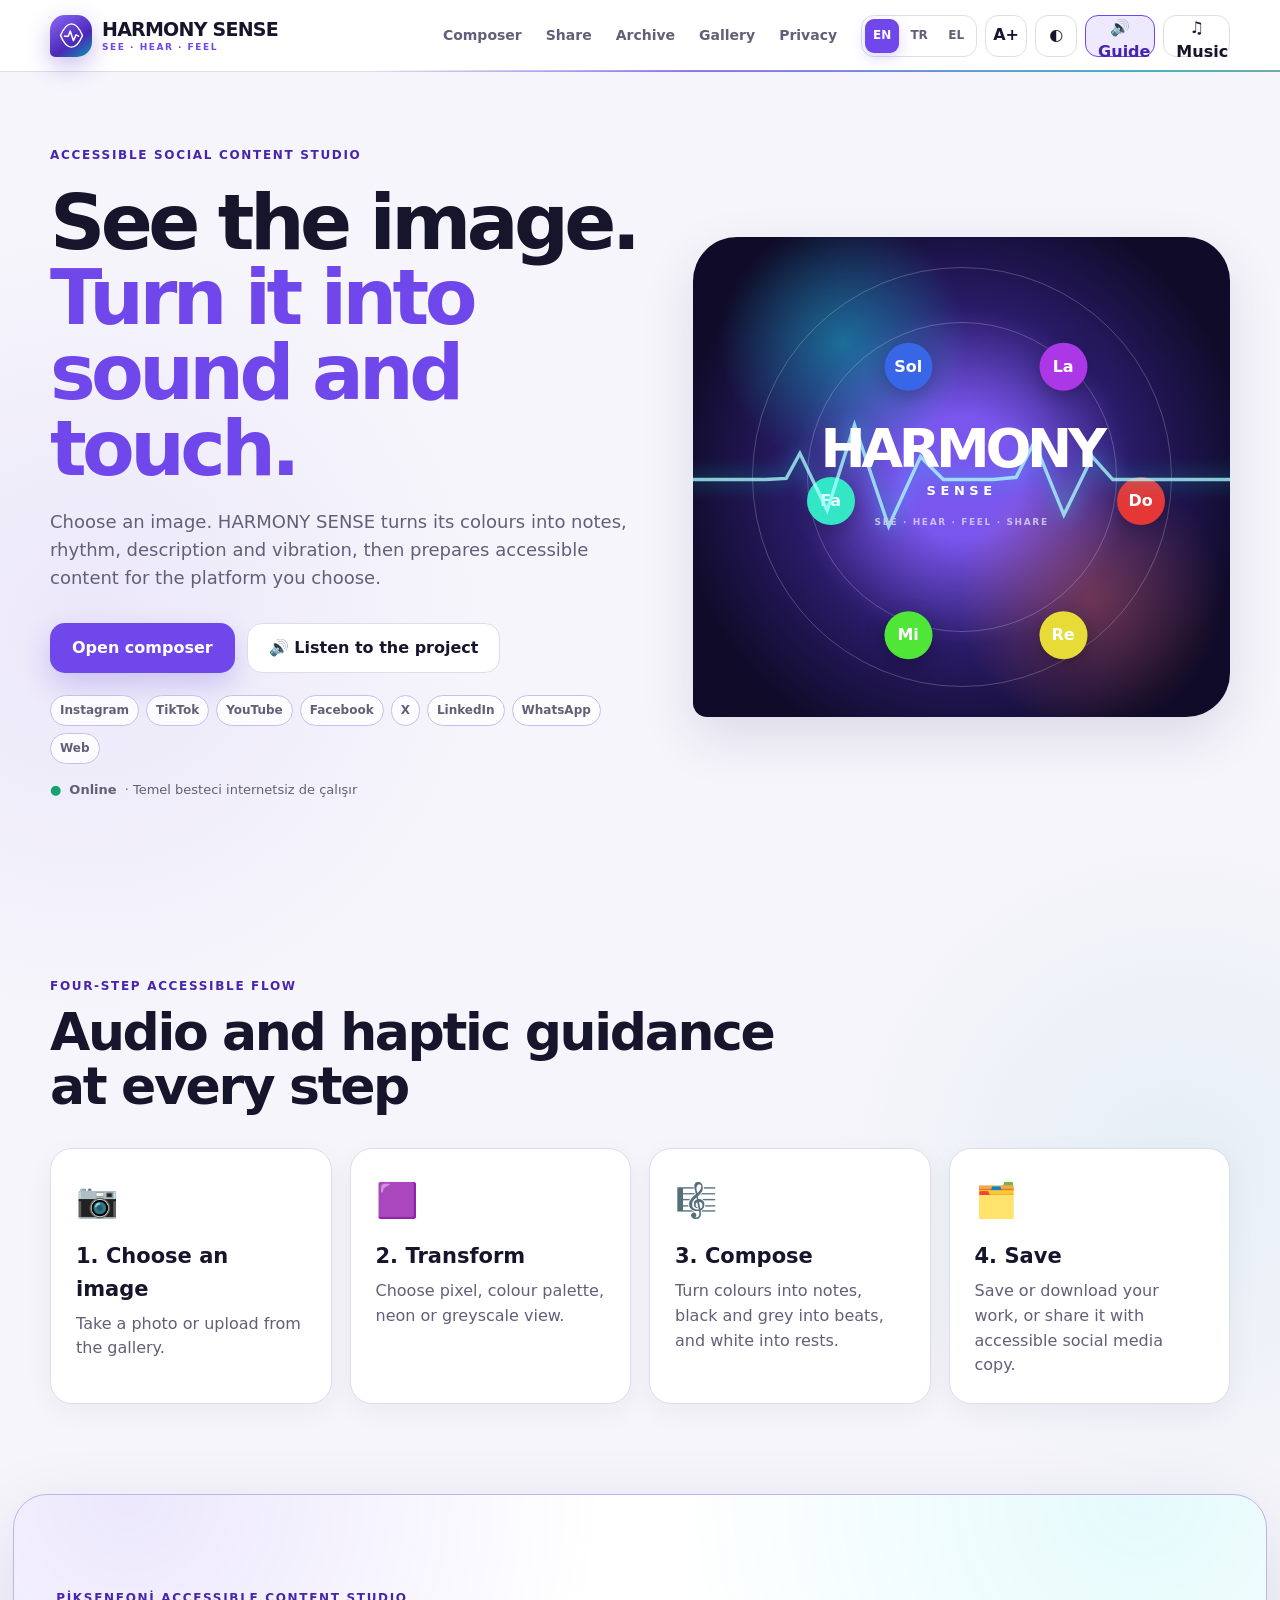
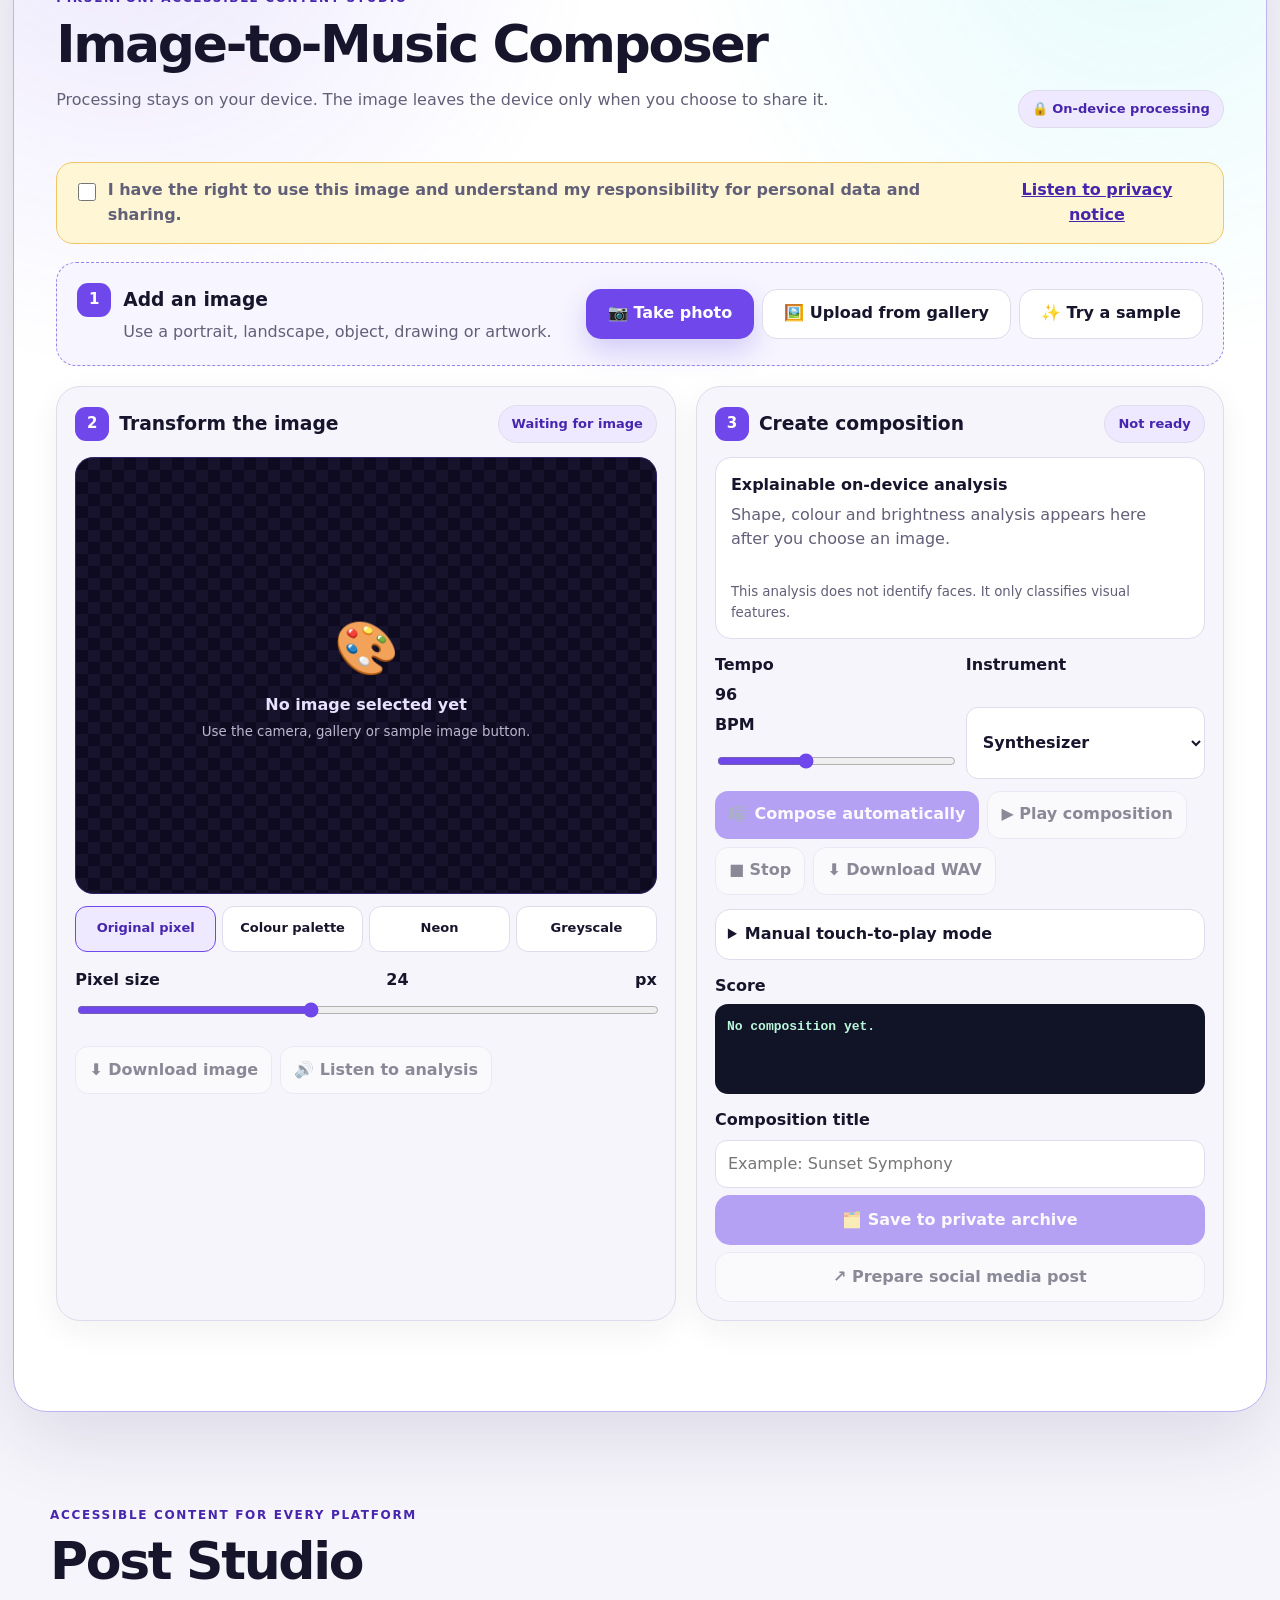
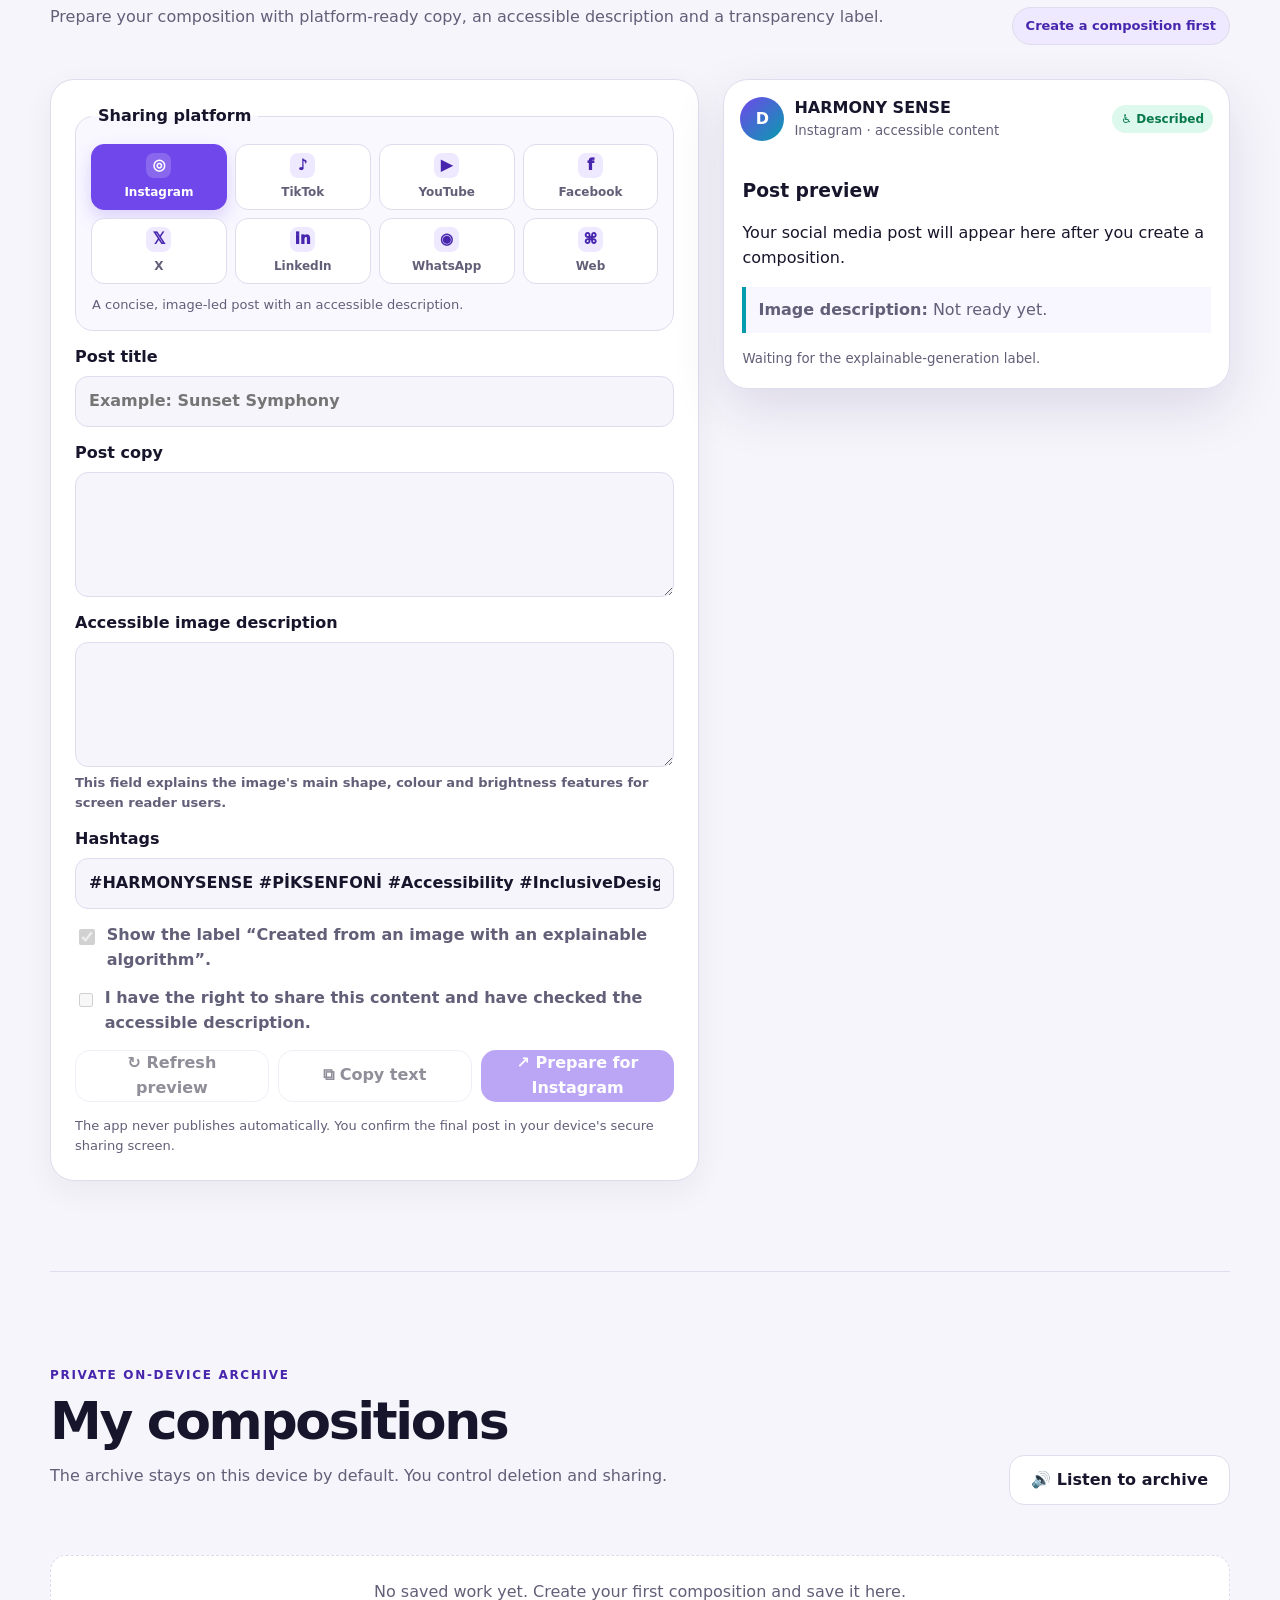
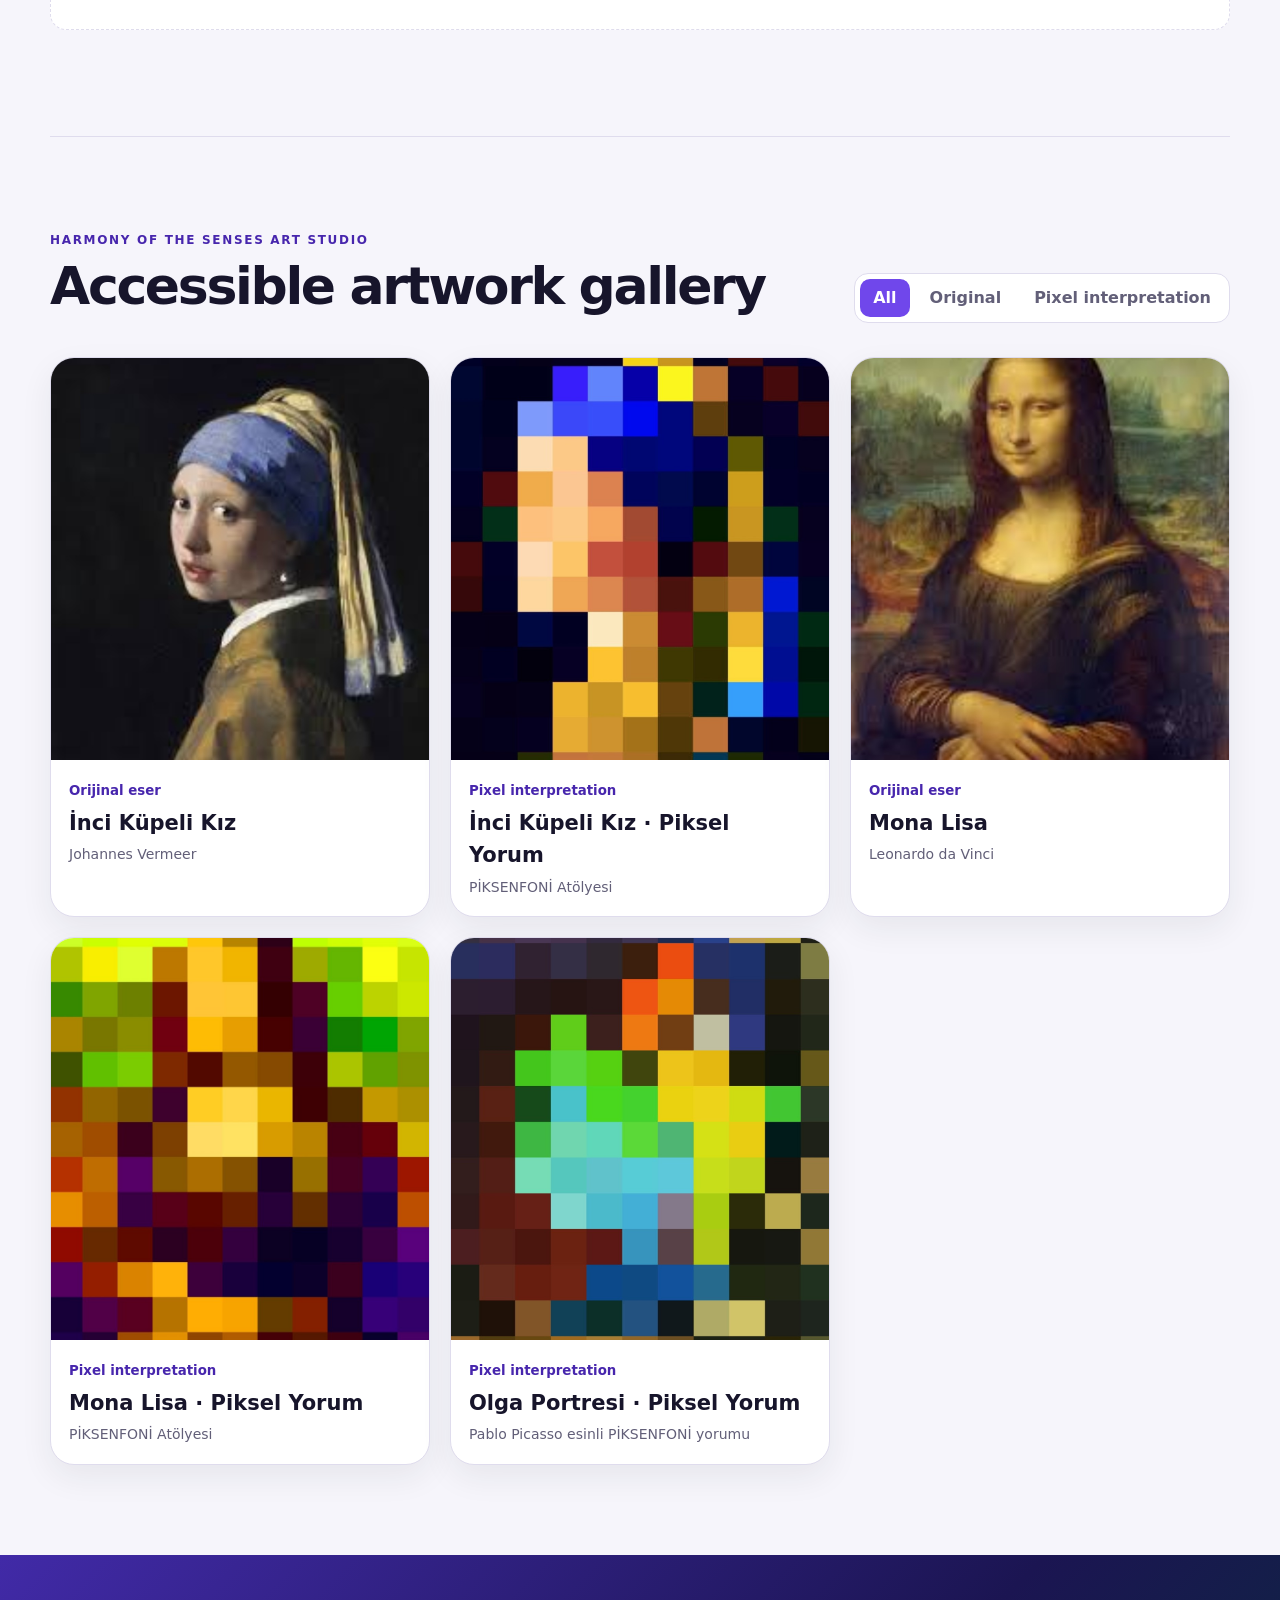
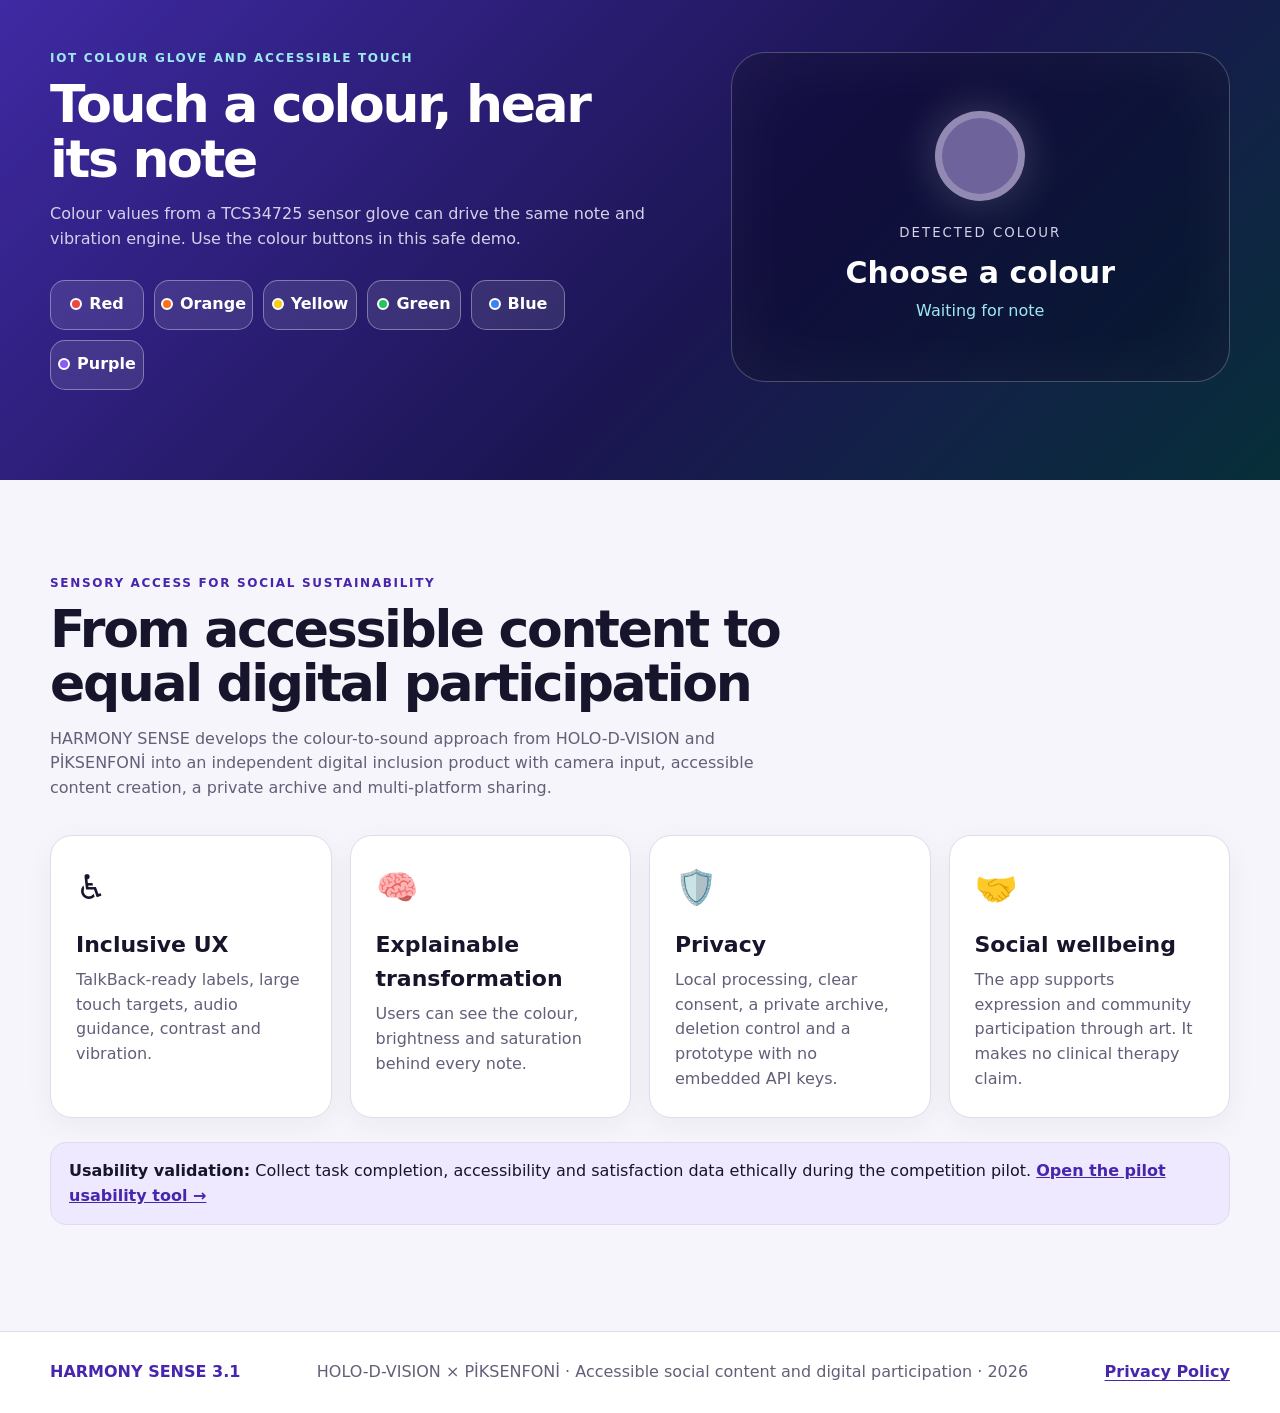
<file: index.html>
<!doctype html>
<html lang="en">
  <head>
    <meta charset="UTF-8" />
    <meta name="viewport" content="width=device-width, initial-scale=1, viewport-fit=cover" />
    <meta name="theme-color" content="#16104f" />
    <meta name="color-scheme" content="dark light" />
    <meta
      name="description"
      content="HARMONY SENSE turns images into colour, notes, rhythm, accessible descriptions and haptic feedback."
    />
    <meta
      http-equiv="Content-Security-Policy"
      content="default-src 'self' data: blob:; img-src 'self' data: blob:; media-src 'self' data: blob:; connect-src 'self'; style-src 'self' 'unsafe-inline'; script-src 'self'; object-src 'none'; base-uri 'self'; form-action 'self'"
    />
    <link rel="manifest" href="manifest.webmanifest" />
    <link rel="stylesheet" href="styles.css" />
    <title>HARMONY SENSE · See, Hear, Feel, Share</title>
  </head>
  <body>
    <a class="skip-link" href="#main">Ana içeriğe geç</a>

    <header class="topbar">
      <a class="brand" href="#hero" aria-label="HARMONY SENSE ana sayfa">
        <span class="brand-mark" aria-hidden="true">
          <svg viewBox="0 0 48 48" focusable="false">
            <path d="M7 24c5-12 11-18 17-18s12 6 17 18c-5 12-11 18-17 18S12 36 7 24Z" />
            <path d="M13 25h6l3-8 5 15 4-9 4 2" />
          </svg>
        </span>
        <span><strong>HARMONY SENSE</strong><em>SEE · HEAR · FEEL</em></span>
      </a>
      <nav aria-label="Ana menü">
        <a href="#composer">Besteci</a>
        <a href="#share-studio">Paylaşım</a>
        <a href="#archive">Arşiv</a>
        <a href="#gallery">Galeri</a>
        <a href="privacy.html">Gizlilik</a>
      </nav>
      <div class="access-actions" aria-label="Erişilebilirlik araçları">
        <div class="language-switcher" role="group" aria-label="Interface language">
          <button type="button" class="language-button active" data-language="en" aria-pressed="true" title="English">EN</button>
          <button type="button" class="language-button" data-language="tr" aria-pressed="false" title="Türkçe">TR</button>
          <button type="button" class="language-button" data-language="el" aria-pressed="false" title="Ελληνικά">EL</button>
        </div>
        <button id="large-text" class="icon-button" type="button" aria-pressed="false" aria-label="Büyük yazıyı aç veya kapat">A+</button>
        <button id="contrast" class="icon-button" type="button" aria-pressed="false" aria-label="Yüksek kontrastı aç veya kapat">◐</button>
        <button id="guide-toggle" class="icon-button wide" type="button" aria-pressed="true">🔊 Rehber</button>
        <button id="music-toggle" class="icon-button wide" type="button" aria-pressed="false">♫ Fon</button>
      </div>
    </header>

    <main id="main">
      <section id="hero" class="hero section-shell">
        <div class="hero-copy">
          <span class="eyebrow">Erişilebilir sosyal içerik stüdyosu</span>
          <h1>Görseli gör.<br /><span>Sese ve hisse dönüştür.</span></h1>
          <p>Bir görsel seçin. HARMONY SENSE renkleri nota, ritim, betimleme ve titreşime dönüştürsün; erişilebilir içeriğinizi istediğiniz platform için hazırlasın.</p>
          <div class="hero-actions">
            <a class="primary-button" href="#composer">Besteciyi aç</a>
            <button id="welcome-speak" class="secondary-button" type="button">🔊 Projeyi dinle</button>
          </div>
          <div class="platform-strip" aria-label="Desteklenen paylaşım hedefleri">
            <span>Instagram</span><span>TikTok</span><span>YouTube</span><span>Facebook</span>
            <span>X</span><span>LinkedIn</span><span>WhatsApp</span><span>Web</span>
          </div>
          <p class="offline-badge"><span aria-hidden="true">●</span> <strong id="network-label">Bağlantı kontrol ediliyor</strong> · Temel besteci internetsiz de çalışır</p>
        </div>
        <div class="hero-visual" aria-label="Renklerin notalara dönüştüğü soyut PİKSENFONİ görseli">
          <svg class="sense-wave" viewBox="0 0 500 120" aria-hidden="true">
            <path d="M0 62h78l18-1 12-22 24 50 24-75 30 89 28-61 20 20h44l20-2 16-31 26 64 25-51 18 20H500" />
          </svg>
          <div class="pulse pulse-one"></div>
          <div class="pulse pulse-two"></div>
          <div class="note-orbit">
            <span style="--i: 0">Do</span><span style="--i: 1">Re</span><span style="--i: 2">Mi</span>
            <span style="--i: 3">Fa</span><span style="--i: 4">Sol</span><span style="--i: 5">La</span>
          </div>
          <div class="hero-core"><strong>HARMONY</strong><span>SENSE</span><small>SEE · HEAR · FEEL · SHARE</small></div>
        </div>
      </section>

      <section class="how section-shell" aria-labelledby="how-title">
        <div class="section-heading">
          <span class="eyebrow">Dört adımlı erişilebilir akış</span>
          <h2 id="how-title">Her işlemde sesli ve dokunsal yönlendirme</h2>
        </div>
        <ol class="feature-grid workflow-list">
          <li><span aria-hidden="true">📷</span><h3>1. Görsel seç</h3><p>Kamerayla çek veya galeriden yükle.</p></li>
          <li><span aria-hidden="true">🟪</span><h3>2. Dönüştür</h3><p>Kare piksel, ana–ara renk, neon veya gri görünüm seç.</p></li>
          <li><span aria-hidden="true">🎼</span><h3>3. Bestele</h3><p>Renkleri notaya; siyah ve griyi vuruşa, beyazı ese dönüştür.</p></li>
          <li><span aria-hidden="true">🗂️</span><h3>4. Arşivle</h3><p>Çalışmanı kaydet, indir veya erişilebilir sosyal medya metniyle paylaş.</p></li>
        </ol>
      </section>

      <section id="composer" class="composer-lab section-shell" aria-labelledby="composer-title">
        <div class="section-heading split-heading">
          <div>
            <span class="eyebrow">PİKSENFONİ erişilebilir içerik stüdyosu</span>
            <h2 id="composer-title">Görselden Müzik Bestecisi</h2>
            <p>İşlem cihazda yapılır. Fotoğraf, siz paylaşmayı seçmediğiniz sürece dışarı gönderilmez.</p>
          </div>
          <div class="privacy-chip" aria-label="Gizlilik durumu">🔒 Cihazda işleme</div>
        </div>

        <div class="consent-panel">
          <label class="check-row" for="rights-consent">
            <input id="rights-consent" type="checkbox" />
            Bu görseli kullanma hakkına sahibim; kişisel veri ve paylaşım sorumluluğunu anladım.
          </label>
          <button id="privacy-speak" type="button" class="text-button">Aydınlatmayı dinle</button>
        </div>

        <div class="composer-upload" aria-labelledby="step-one-title">
          <div>
            <span class="step-number" aria-hidden="true">1</span>
            <h3 id="step-one-title">Görseli al</h3>
            <p>Portre, manzara, nesne, çizim veya sanat eseri olabilir.</p>
          </div>
          <div class="upload-actions">
            <button id="camera-button" class="primary-button" type="button">📷 Kamerayla çek</button>
            <button id="gallery-button" class="secondary-button" type="button">🖼️ Galeriden yükle</button>
            <button id="sample-button" class="secondary-button" type="button">✨ Örnekle dene</button>
          </div>
          <input id="composer-file" class="visually-hidden" type="file" accept="image/jpeg,image/png,image/webp" />
          <input id="camera-file" class="visually-hidden" type="file" accept="image/*" capture="environment" />
        </div>

        <div id="composer-workspace" class="composer-workspace" aria-busy="false">
          <div class="canvas-card">
            <div class="canvas-head">
              <div><span class="step-number" aria-hidden="true">2</span><h3>Görünümü dönüştür</h3></div>
              <span id="image-status" class="status-pill">Görsel bekleniyor</span>
            </div>
            <div class="canvas-wrap" id="canvas-wrap">
              <canvas id="composer-canvas" width="720" height="540" role="img" aria-label="Seçilen görselin besteci önizlemesi"></canvas>
              <div id="scan-cursor" class="scan-cursor" hidden></div>
              <div id="empty-canvas" class="empty-canvas">
                <span aria-hidden="true">🎨</span>
                <strong>Henüz görsel seçilmedi</strong>
                <small>Kamera, galeri veya örnek görsel düğmesini kullanın.</small>
              </div>
            </div>
            <div class="view-tabs" role="group" aria-label="Görsel dönüşüm türü">
              <button class="view-tab active" type="button" data-view="natural" aria-pressed="true">Orijinal piksel</button>
              <button class="view-tab" type="button" data-view="palette" aria-pressed="false">Ana–ara renk</button>
              <button class="view-tab" type="button" data-view="neon" aria-pressed="false">Neon</button>
              <button class="view-tab" type="button" data-view="gray" aria-pressed="false">Siyah–beyaz</button>
            </div>
            <label class="range-label" for="pixel-size">Piksel boyutu <output id="pixel-size-value">24</output> px</label>
            <input id="pixel-size" type="range" min="8" max="48" step="4" value="24" />
            <div class="canvas-actions">
              <button id="download-image" type="button" disabled>⬇️ Görseli indir</button>
              <button id="describe-image" type="button" disabled>🔊 Ön tanıyı dinle</button>
            </div>
          </div>

          <div class="control-card">
            <div class="canvas-head">
              <div><span class="step-number" aria-hidden="true">3</span><h3>Besteyi oluştur</h3></div>
              <span id="music-status" class="status-pill">Hazır değil</span>
            </div>

            <div class="analysis-card" aria-live="polite">
              <h4>Cihaz içi açıklanabilir ön analiz</h4>
              <p id="scene-description">Görsel seçildiğinde biçim, renk ve parlaklık analizi burada açıklanır.</p>
              <div id="analysis-chips" class="analysis-chips"></div>
              <div id="dominant-palette" class="dominant-palette" aria-label="Baskın renk paleti"></div>
              <small>Bu sonuç yüz kimliği tanımaz; yalnızca görsel özelliklerden ön sınıflandırma yapar.</small>
            </div>

            <div class="control-grid">
              <label for="tempo">Tempo <output id="tempo-value">96</output> BPM
                <input id="tempo" type="range" min="48" max="180" step="4" value="96" />
              </label>
              <label for="instrument">Enstrüman
                <select id="instrument">
                  <option value="synth">Sentezleyici</option>
                  <option value="piano">Piyano</option>
                  <option value="violin">Keman</option>
                  <option value="guitar">Akustik gitar</option>
                </select>
              </label>
            </div>

            <div class="music-actions">
              <button id="compose-button" class="primary-button" type="button" disabled>🎼 Otomatik bestele</button>
              <button id="play-button" type="button" disabled>▶ Besteyi çal</button>
              <button id="stop-button" type="button" disabled>■ Durdur</button>
              <button id="download-audio" type="button" disabled>⬇ WAV indir</button>
            </div>

            <details class="manual-box">
              <summary>Manuel dokun–çal modu</summary>
              <p>Kare üzerinde dokunun veya yön düğmeleriyle ilerleyin. Her hücre ses ve titreşimle bildirilir.</p>
              <div class="arrow-pad" aria-label="Manuel tarama yönleri">
                <button type="button" data-move="up" aria-label="Yukarı git">↑</button>
                <button type="button" data-move="left" aria-label="Sola git">←</button>
                <button type="button" data-move="down" aria-label="Aşağı git">↓</button>
                <button type="button" data-move="right" aria-label="Sağa git">→</button>
              </div>
            </details>

            <div class="music-sheet-wrap">
              <h4>Nota defteri</h4>
              <div id="music-sheet" class="music-sheet" role="log" aria-live="polite">Henüz beste oluşturulmadı.</div>
            </div>

            <div class="archive-actions">
              <label for="composition-title">Çalışmanın adı</label>
              <input id="composition-title" type="text" maxlength="80" placeholder="Örneğin: Gün Batımı Senfonisi" />
              <button id="save-archive" class="primary-button full" type="button" disabled>🗂️ Özel arşive kaydet</button>
              <button id="share-composition" class="secondary-button full" type="button" disabled>↗ sosyal medya gönderisini hazırla</button>
            </div>
          </div>
        </div>
      </section>

      <section id="share-studio" class="share-studio section-shell" aria-labelledby="share-studio-title">
        <div class="section-heading split-heading">
          <div>
            <span class="eyebrow">Her platform için erişilebilir içerik</span>
            <h2 id="share-studio-title">Gönderi Stüdyosu</h2>
            <p>Bestenizi seçtiğiniz platformun diline uygun metin, erişilebilir betimleme ve şeffaflık etiketiyle hazırlayın.</p>
          </div>
          <span id="share-readiness" class="status-pill" role="status">Önce beste oluşturun</span>
        </div>

        <div class="share-grid">
          <div class="share-form">
            <fieldset class="platform-selector">
              <legend>Paylaşım hedefi</legend>
              <div class="platform-grid" aria-label="Sosyal platform seçin">
                <button class="platform-button active" type="button" data-platform="instagram" aria-pressed="true"><span aria-hidden="true">◎</span> Instagram</button>
                <button class="platform-button" type="button" data-platform="tiktok" aria-pressed="false"><span aria-hidden="true">♪</span> TikTok</button>
                <button class="platform-button" type="button" data-platform="youtube" aria-pressed="false"><span aria-hidden="true">▶</span> YouTube</button>
                <button class="platform-button" type="button" data-platform="facebook" aria-pressed="false"><span aria-hidden="true">f</span> Facebook</button>
                <button class="platform-button" type="button" data-platform="x" aria-pressed="false"><span aria-hidden="true">𝕏</span> X</button>
                <button class="platform-button" type="button" data-platform="linkedin" aria-pressed="false"><span aria-hidden="true">in</span> LinkedIn</button>
                <button class="platform-button" type="button" data-platform="whatsapp" aria-pressed="false"><span aria-hidden="true">◉</span> WhatsApp</button>
                <button class="platform-button" type="button" data-platform="web" aria-pressed="false"><span aria-hidden="true">⌘</span> Web</button>
              </div>
              <p id="platform-hint">Instagram için görsel odaklı, kısa ve etiketli gönderi biçimi.</p>
            </fieldset>
            <label for="share-title">Gönderi başlığı
              <input id="share-title" type="text" maxlength="80" placeholder="Örneğin: Gün Batımı Senfonisi" disabled />
            </label>
            <label for="share-caption">Gönderi metni
              <textarea id="share-caption" rows="4" maxlength="600" disabled></textarea>
            </label>
            <label for="share-alt">Erişilebilir görsel betimlemesi
              <textarea id="share-alt" rows="4" maxlength="500" disabled></textarea>
              <small>Bu alan ekran okuyucu kullanıcıları için görselin temel biçim, renk ve parlaklık özelliklerini açıklar.</small>
            </label>
            <label for="share-hashtags">Etiketler
              <input id="share-hashtags" type="text" maxlength="180" value="#HARMONYSENSE #PİKSENFONİ #Accessibility #InclusiveDesign" disabled />
            </label>
            <label class="check-row" for="share-disclosure">
              <input id="share-disclosure" type="checkbox" checked disabled />
              “Görselden açıklanabilir algoritmayla üretildi” etiketi gönderide görünsün.
            </label>
            <label class="check-row" for="share-rights">
              <input id="share-rights" type="checkbox" disabled />
              Bu içeriği paylaşma hakkına sahibim; erişilebilir betimlemeyi kontrol ettim.
            </label>
            <div class="share-actions">
              <button id="refresh-share" class="secondary-button" type="button" disabled>↻ Önizlemeyi yenile</button>
              <button id="copy-share" class="secondary-button" type="button" disabled>⧉ Metni kopyala</button>
              <button id="publish-share" class="primary-button" type="button" disabled>↗ Instagram için hazırla</button>
            </div>
            <p class="share-note">Uygulama izniniz olmadan otomatik yayın yapmaz. Son paylaşım, cihazın güvenli paylaşım ekranında sizin onayınızla tamamlanır.</p>
          </div>

          <article class="social-post-preview" aria-labelledby="preview-title">
            <div class="social-post-head">
              <span class="avatar" aria-hidden="true">D</span>
              <div><strong>HARMONY SENSE</strong><small id="preview-platform">Instagram · erişilebilir içerik</small></div>
              <span class="access-tag">♿ Betimlemeli</span>
            </div>
            <img id="share-preview-image" alt="Gönderi önizlemesi için henüz görsel oluşturulmadı" />
            <div class="social-post-body">
              <h3 id="preview-title">Gönderi önizlemesi</h3>
              <p id="share-preview-text">Bestenizi oluşturduğunuzda sosyal medya gönderisi burada hazırlanacaktır.</p>
              <p id="share-preview-alt" class="preview-alt"><strong>Görsel betimlemesi:</strong> Henüz hazır değil.</p>
              <small id="share-preview-disclosure">Açıklanabilir üretim etiketi bekleniyor.</small>
            </div>
          </article>
        </div>
      </section>

      <section id="archive" class="archive-section section-shell" aria-labelledby="archive-title">
        <div class="section-heading split-heading">
          <div><span class="eyebrow">Cihaz içi özel arşiv</span><h2 id="archive-title">Bestelerim</h2><p>Arşiv varsayılan olarak yalnızca bu cihazda tutulur. Silme ve paylaşma sizin kontrolünüzdedir.</p></div>
          <button id="archive-guide" class="secondary-button" type="button">🔊 Arşivi dinle</button>
        </div>
        <div id="archive-grid" class="archive-grid" aria-live="polite"></div>
        <p id="archive-empty" class="empty-archive">Henüz kayıt yok. İlk bestenizi oluşturup arşive kaydedin.</p>
      </section>

      <section id="gallery" class="gallery section-shell" aria-labelledby="gallery-title">
        <div class="section-heading split-heading">
          <div><span class="eyebrow">Duyuların Harmonisi sanat atölyesi</span><h2 id="gallery-title">Erişilebilir eser galerisi</h2></div>
          <div class="filter-group" aria-label="Galeri filtresi">
            <button type="button" class="filter active" data-filter="all" aria-pressed="true">Tümü</button>
            <button type="button" class="filter" data-filter="original" aria-pressed="false">Orijinal</button>
            <button type="button" class="filter" data-filter="pixel" aria-pressed="false">Piksel yorum</button>
          </div>
        </div>
        <div id="gallery-grid" class="gallery-grid" aria-live="polite"></div>
      </section>

      <section id="sensor" class="sensor-section" aria-labelledby="sensor-title">
        <div class="section-shell sensor-grid">
          <div>
            <span class="eyebrow light">IoT renk eldiveni ve erişilebilir dokunuş</span>
            <h2 id="sensor-title">Renge dokun, notayı duy</h2>
            <p>
              TCS34725 renk sensörlü eldivenden alınacak renk değeri aynı nota–titreşim motoruna bağlanabilir.
              Paket içindeki güvenli demoda renk düğmelerini kullanın.
            </p>
            <div id="sensor-buttons" class="sensor-buttons" aria-label="Renk notaları"></div>
          </div>
          <div id="sensor-output" class="sensor-output" role="status" aria-live="polite">
            <span class="sensor-dot"></span><small>Algılanan renk</small><strong>Bir renk seçin</strong><em>Nota bekleniyor</em>
          </div>
        </div>
      </section>

      <section id="project" class="project-section section-shell" aria-labelledby="project-title">
        <div class="section-heading">
          <span class="eyebrow">Toplumsal sürdürülebilirlik için duyusal erişim</span>
          <h2 id="project-title">Erişilebilir içerikten eşit dijital katılıma</h2>
          <p>
            HARMONY SENSE, önceki HOLO-D-VISION/PİKSENFONİ çalışmalarından doğan renk–ses yaklaşımını;
            kamera, erişilebilir sosyal içerik üretimi, özel arşiv ve çoklu platform paylaşımıyla bağımsız bir dijital kapsayıcılık ürününe dönüştürür.
          </p>
        </div>
        <div class="feature-grid project-grid">
          <article><span aria-hidden="true">♿</span><h3>Kapsayıcı UX</h3><p>TalkBack uyumlu etiketler, büyük hedefler, sesli rehber, kontrast ve titreşim.</p></article>
          <article><span aria-hidden="true">🧠</span><h3>Açıklanabilir dönüşüm</h3><p>Her notanın renk, parlaklık ve doygunluk karşılığı kullanıcıya gösterilir.</p></article>
          <article><span aria-hidden="true">🛡️</span><h3>Mahremiyet</h3><p>Yerel işleme, açık onay, özel arşiv, silme hakkı ve anahtarsız güvenli prototip.</p></article>
          <article><span aria-hidden="true">🤝</span><h3>Sosyal iyi oluş</h3><p>Sanat üzerinden ifade, paylaşım ve topluluk katılımını destekler; klinik terapi iddiasında bulunmaz.</p></article>
        </div>
        <p class="test-callout"><strong>Kullanılabilirlik doğrulaması:</strong> Yarışma pilotu için görev tamamlama, erişilebilirlik ve memnuniyet verilerini etik biçimde toplayın. <a href="usability.html">Pilot kullanıcı testi aracını açın →</a></p>
      </section>
    </main>

    <dialog id="art-dialog" aria-labelledby="dialog-title">
      <div class="dialog-shell">
        <button id="dialog-close" class="dialog-close" type="button" aria-label="Eser ayrıntısını kapat">×</button>
        <div class="dialog-media"><img id="dialog-image" alt="" /></div>
        <div class="dialog-content">
          <span id="dialog-category" class="eyebrow"></span><h2 id="dialog-title"></h2><p id="dialog-artist" class="dialog-artist"></p>
          <p id="dialog-description"></p><div id="dialog-palette" class="palette" aria-label="Baskın renkler"></div>
          <audio id="dialog-audio" controls preload="metadata"></audio>
          <div class="dialog-actions">
            <button id="dialog-speak" type="button">🔊 Betimlemeyi dinle</button>
            <button id="dialog-melody" type="button">✨ Renk melodisini çal</button>
            <button id="dialog-compose" type="button">🎼 Bestecide aç</button>
            <button id="dialog-share" type="button">↗ Paylaş</button>
          </div>
        </div>
      </div>
    </dialog>

    <audio id="background-music" src="assets/audio/fon-muzigi.mp3" loop preload="none"></audio>
    <div id="guide-status" class="visually-hidden" role="status" aria-live="assertive"></div>
    <div id="toast" class="toast" role="status" aria-live="polite"></div>
    <footer>
      <strong>HARMONY SENSE 3.1</strong>
      <span>HOLO-D-VISION × PİKSENFONİ · Erişilebilir sosyal içerik ve dijital katılım · 2026</span>
      <a href="privacy.html">Gizlilik Politikası</a>
    </footer>
    <script src="i18n.js" defer></script>
    <script src="app.js" defer></script>
  </body>
</html>
</file>
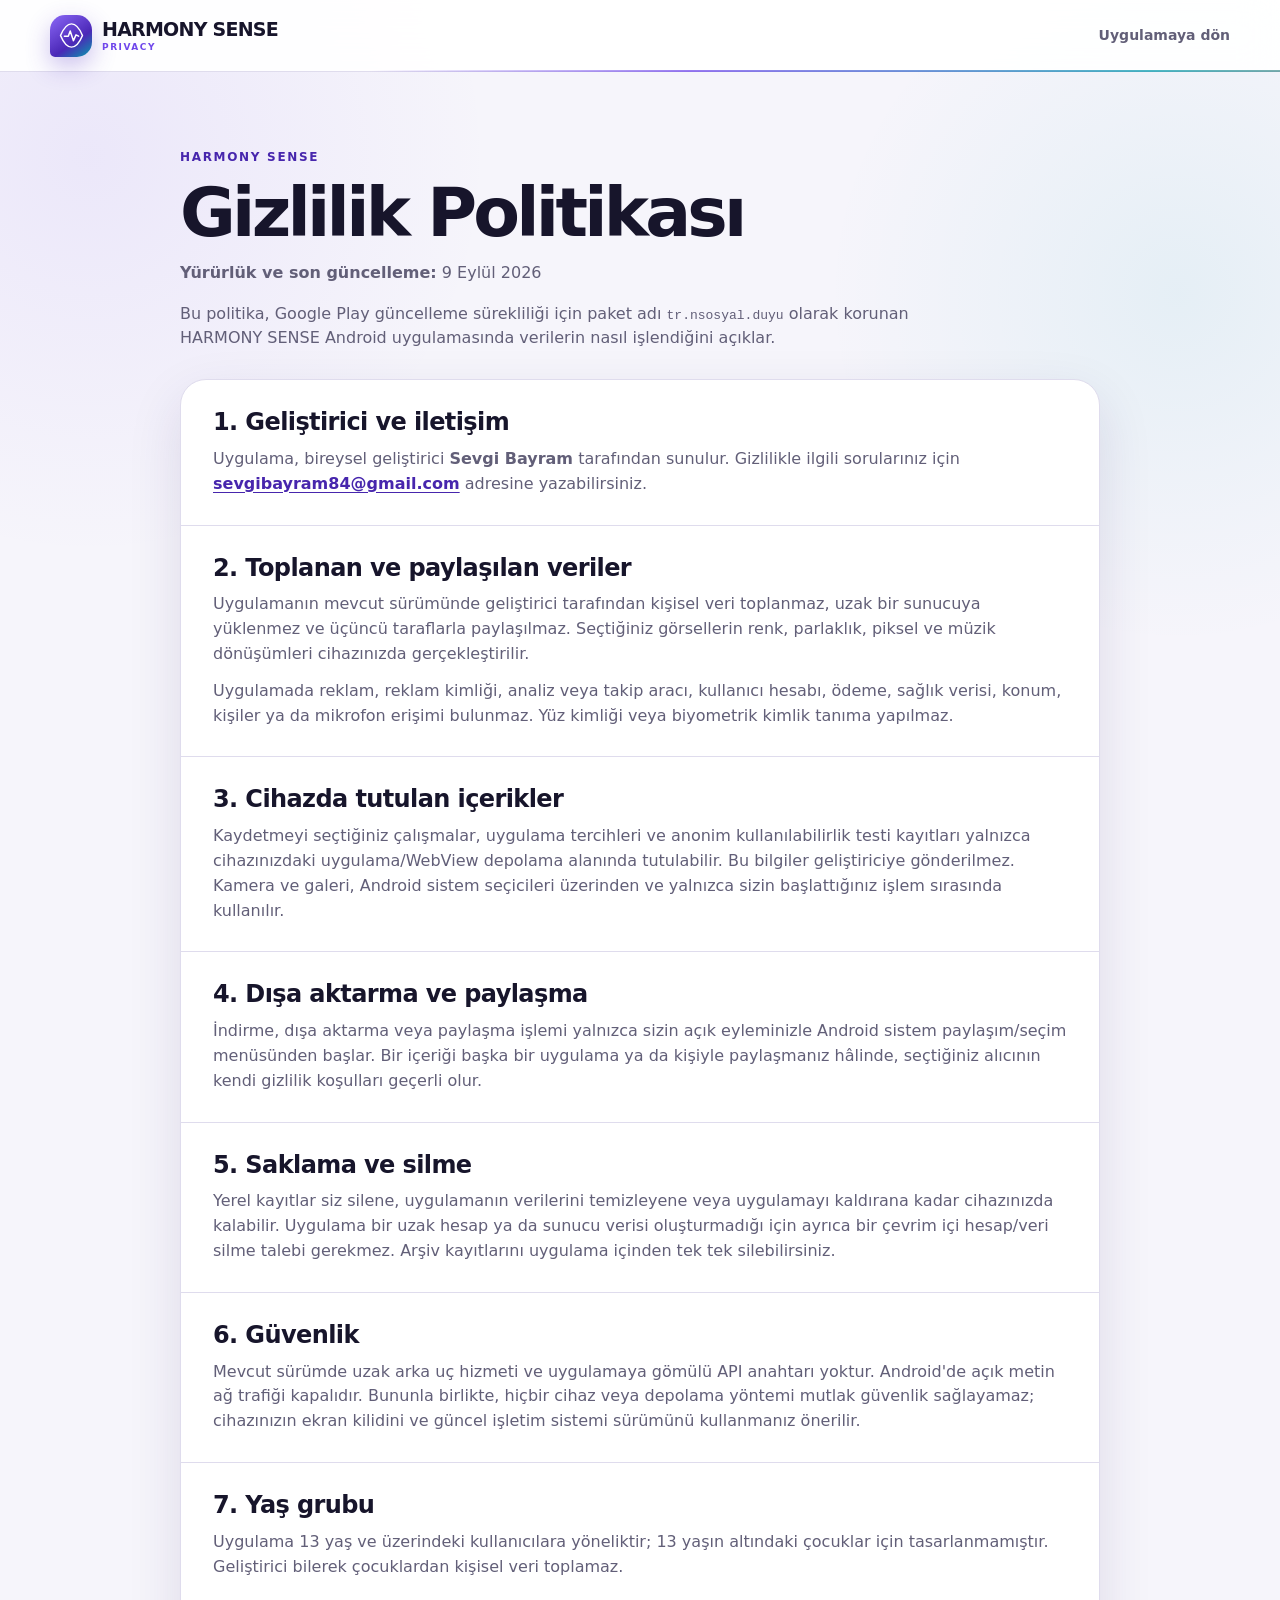
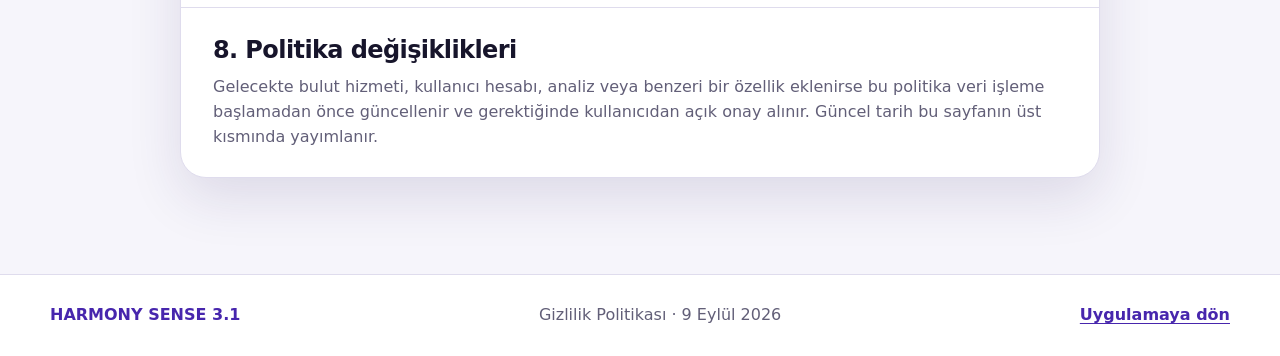
<file: privacy.html>
<!doctype html>
<html lang="tr">
  <head>
    <meta charset="UTF-8" />
    <meta name="viewport" content="width=device-width, initial-scale=1, viewport-fit=cover" />
    <meta name="theme-color" content="#16104f" />
    <meta name="color-scheme" content="dark light" />
    <meta
      name="description"
      content="HARMONY SENSE uygulamasının gizlilik politikası."
    />
    <meta
      http-equiv="Content-Security-Policy"
      content="default-src 'self'; style-src 'self' 'unsafe-inline'; img-src 'self' data:; object-src 'none'; base-uri 'self'; form-action 'none'"
    />
    <link rel="stylesheet" href="styles.css" />
    <title>Gizlilik Politikası · HARMONY SENSE</title>
  </head>
  <body>
    <a class="skip-link" href="#main">Ana içeriğe geç</a>

    <header class="topbar privacy-topbar">
      <a class="brand" href="index.html" aria-label="HARMONY SENSE ana sayfa">
        <span class="brand-mark" aria-hidden="true"><svg viewBox="0 0 48 48" focusable="false"><path d="M7 24c5-12 11-18 17-18s12 6 17 18c-5 12-11 18-17 18S12 36 7 24Z"/><path d="M13 25h6l3-8 5 15 4-9 4 2"/></svg></span>
        <span><strong>HARMONY SENSE</strong><em>PRIVACY</em></span>
      </a>
      <nav aria-label="Gizlilik sayfası menüsü">
        <a href="index.html">Uygulamaya dön</a>
      </nav>
    </header>

    <main id="main" class="privacy-page section-shell">
      <header class="privacy-hero">
        <span class="eyebrow">HARMONY SENSE</span>
        <h1>Gizlilik Politikası</h1>
        <p class="privacy-meta"><strong>Yürürlük ve son güncelleme:</strong> 9 Eylül 2026</p>
        <p>
          Bu politika, Google Play güncelleme sürekliliği için paket adı <code>tr.nsosyal.duyu</code> olarak korunan HARMONY SENSE
          Android uygulamasında verilerin nasıl işlendiğini açıklar.
        </p>
      </header>

      <article class="privacy-card">
        <section aria-labelledby="developer-title">
          <h2 id="developer-title">1. Geliştirici ve iletişim</h2>
          <p>
            Uygulama, bireysel geliştirici <strong>Sevgi Bayram</strong> tarafından sunulur.
            Gizlilikle ilgili sorularınız için
            <a href="mailto:sevgibayram84@gmail.com">sevgibayram84@gmail.com</a> adresine yazabilirsiniz.
          </p>
        </section>

        <section aria-labelledby="processing-title">
          <h2 id="processing-title">2. Toplanan ve paylaşılan veriler</h2>
          <p>
            Uygulamanın mevcut sürümünde geliştirici tarafından kişisel veri toplanmaz, uzak bir sunucuya
            yüklenmez ve üçüncü taraflarla paylaşılmaz. Seçtiğiniz görsellerin renk, parlaklık, piksel ve
            müzik dönüşümleri cihazınızda gerçekleştirilir.
          </p>
          <p>
            Uygulamada reklam, reklam kimliği, analiz veya takip aracı, kullanıcı hesabı, ödeme, sağlık
            verisi, konum, kişiler ya da mikrofon erişimi bulunmaz. Yüz kimliği veya biyometrik kimlik
            tanıma yapılmaz.
          </p>
        </section>

        <section aria-labelledby="local-title">
          <h2 id="local-title">3. Cihazda tutulan içerikler</h2>
          <p>
            Kaydetmeyi seçtiğiniz çalışmalar, uygulama tercihleri ve anonim kullanılabilirlik testi
            kayıtları yalnızca cihazınızdaki uygulama/WebView depolama alanında tutulabilir. Bu bilgiler
            geliştiriciye gönderilmez. Kamera ve galeri, Android sistem seçicileri üzerinden ve yalnızca
            sizin başlattığınız işlem sırasında kullanılır.
          </p>
        </section>

        <section aria-labelledby="share-title">
          <h2 id="share-title">4. Dışa aktarma ve paylaşma</h2>
          <p>
            İndirme, dışa aktarma veya paylaşma işlemi yalnızca sizin açık eyleminizle Android sistem
            paylaşım/seçim menüsünden başlar. Bir içeriği başka bir uygulama ya da kişiyle paylaşmanız
            hâlinde, seçtiğiniz alıcının kendi gizlilik koşulları geçerli olur.
          </p>
        </section>

        <section aria-labelledby="retention-title">
          <h2 id="retention-title">5. Saklama ve silme</h2>
          <p>
            Yerel kayıtlar siz silene, uygulamanın verilerini temizleyene veya uygulamayı kaldırana kadar
            cihazınızda kalabilir. Uygulama bir uzak hesap ya da sunucu verisi oluşturmadığı için ayrıca
            bir çevrim içi hesap/veri silme talebi gerekmez. Arşiv kayıtlarını uygulama içinden tek tek
            silebilirsiniz.
          </p>
        </section>

        <section aria-labelledby="security-title">
          <h2 id="security-title">6. Güvenlik</h2>
          <p>
            Mevcut sürümde uzak arka uç hizmeti ve uygulamaya gömülü API anahtarı yoktur. Android'de açık
            metin ağ trafiği kapalıdır. Bununla birlikte, hiçbir cihaz veya depolama yöntemi mutlak
            güvenlik sağlayamaz; cihazınızın ekran kilidini ve güncel işletim sistemi sürümünü kullanmanız
            önerilir.
          </p>
        </section>

        <section aria-labelledby="age-title">
          <h2 id="age-title">7. Yaş grubu</h2>
          <p>
            Uygulama 13 yaş ve üzerindeki kullanıcılara yöneliktir; 13 yaşın altındaki çocuklar için
            tasarlanmamıştır. Geliştirici bilerek çocuklardan kişisel veri toplamaz.
          </p>
        </section>

        <section aria-labelledby="changes-title">
          <h2 id="changes-title">8. Politika değişiklikleri</h2>
          <p>
            Gelecekte bulut hizmeti, kullanıcı hesabı, analiz veya benzeri bir özellik eklenirse bu politika
            veri işleme başlamadan önce güncellenir ve gerektiğinde kullanıcıdan açık onay alınır. Güncel
            tarih bu sayfanın üst kısmında yayımlanır.
          </p>
        </section>
      </article>
    </main>

    <footer>
      <strong>HARMONY SENSE 3.1</strong>
      <span>Gizlilik Politikası · 9 Eylül 2026</span>
      <a href="index.html">Uygulamaya dön</a>
    </footer>
  </body>
</html>
</file>
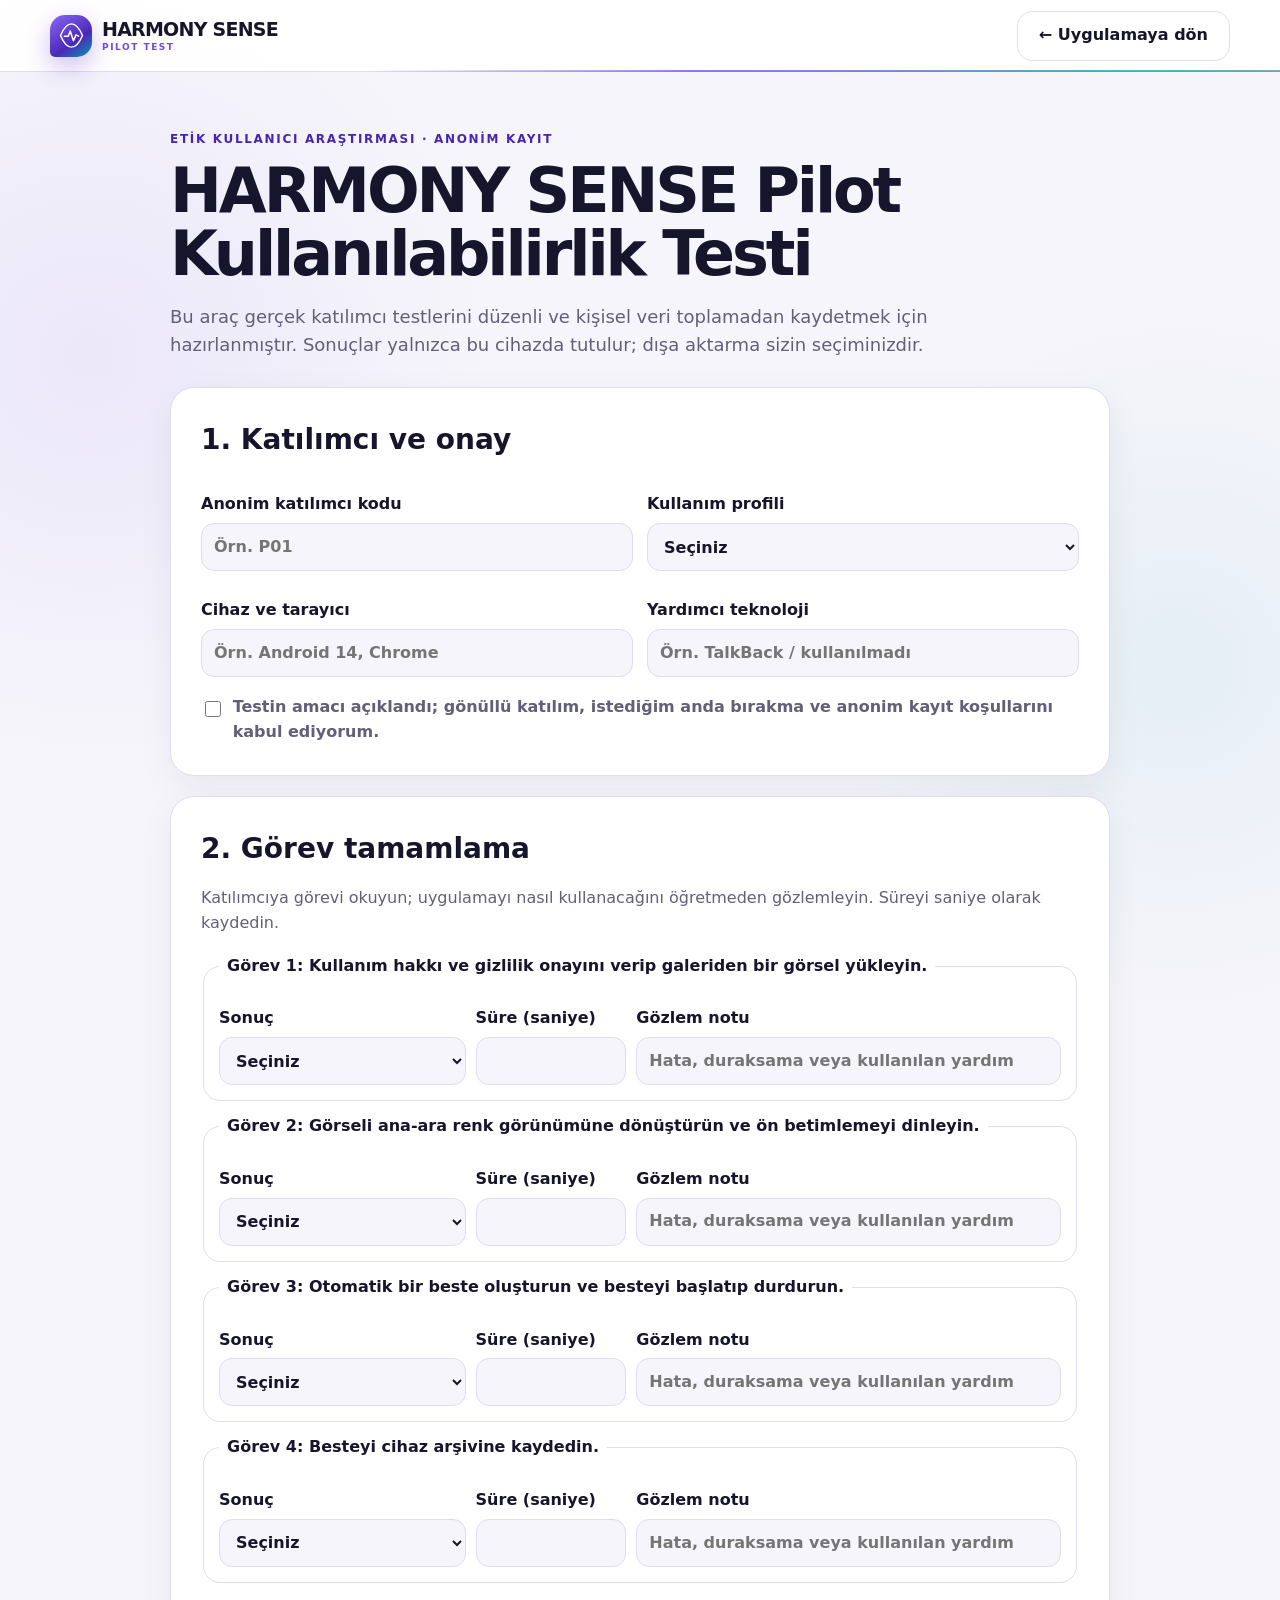
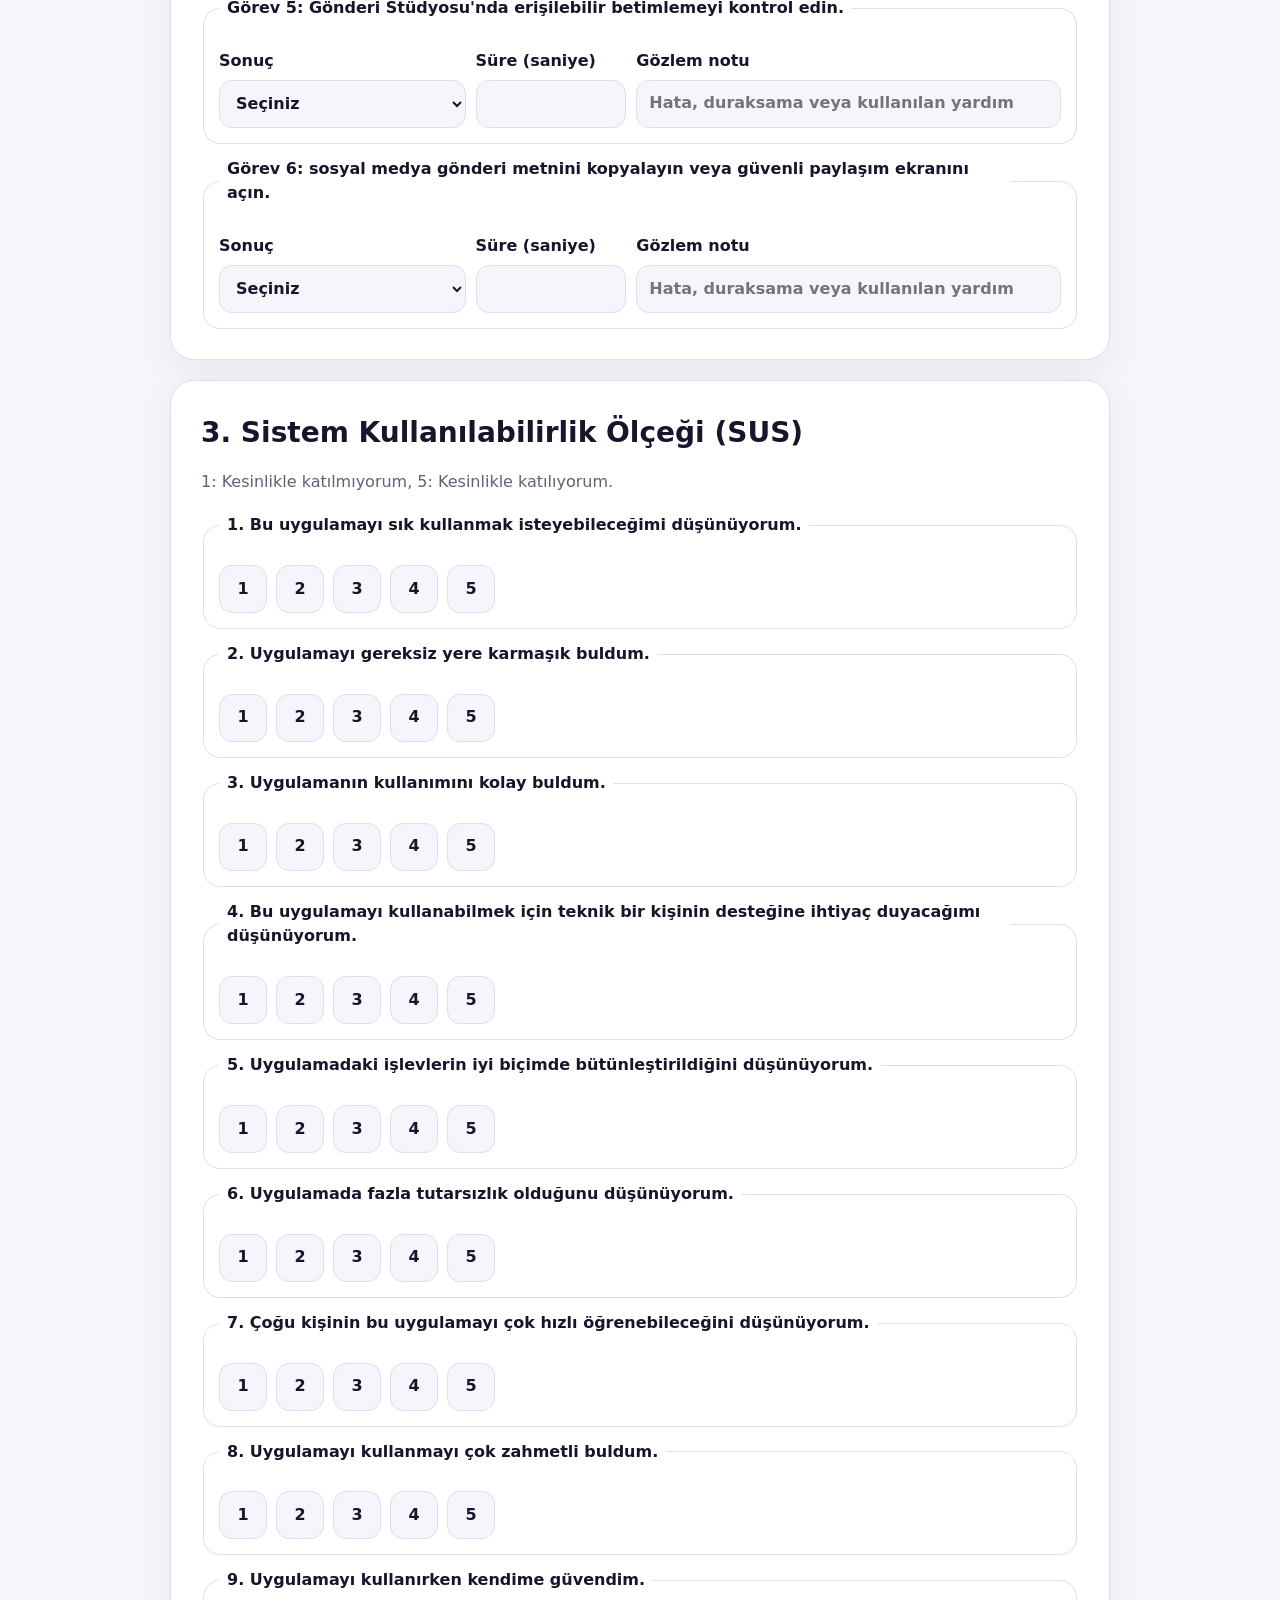
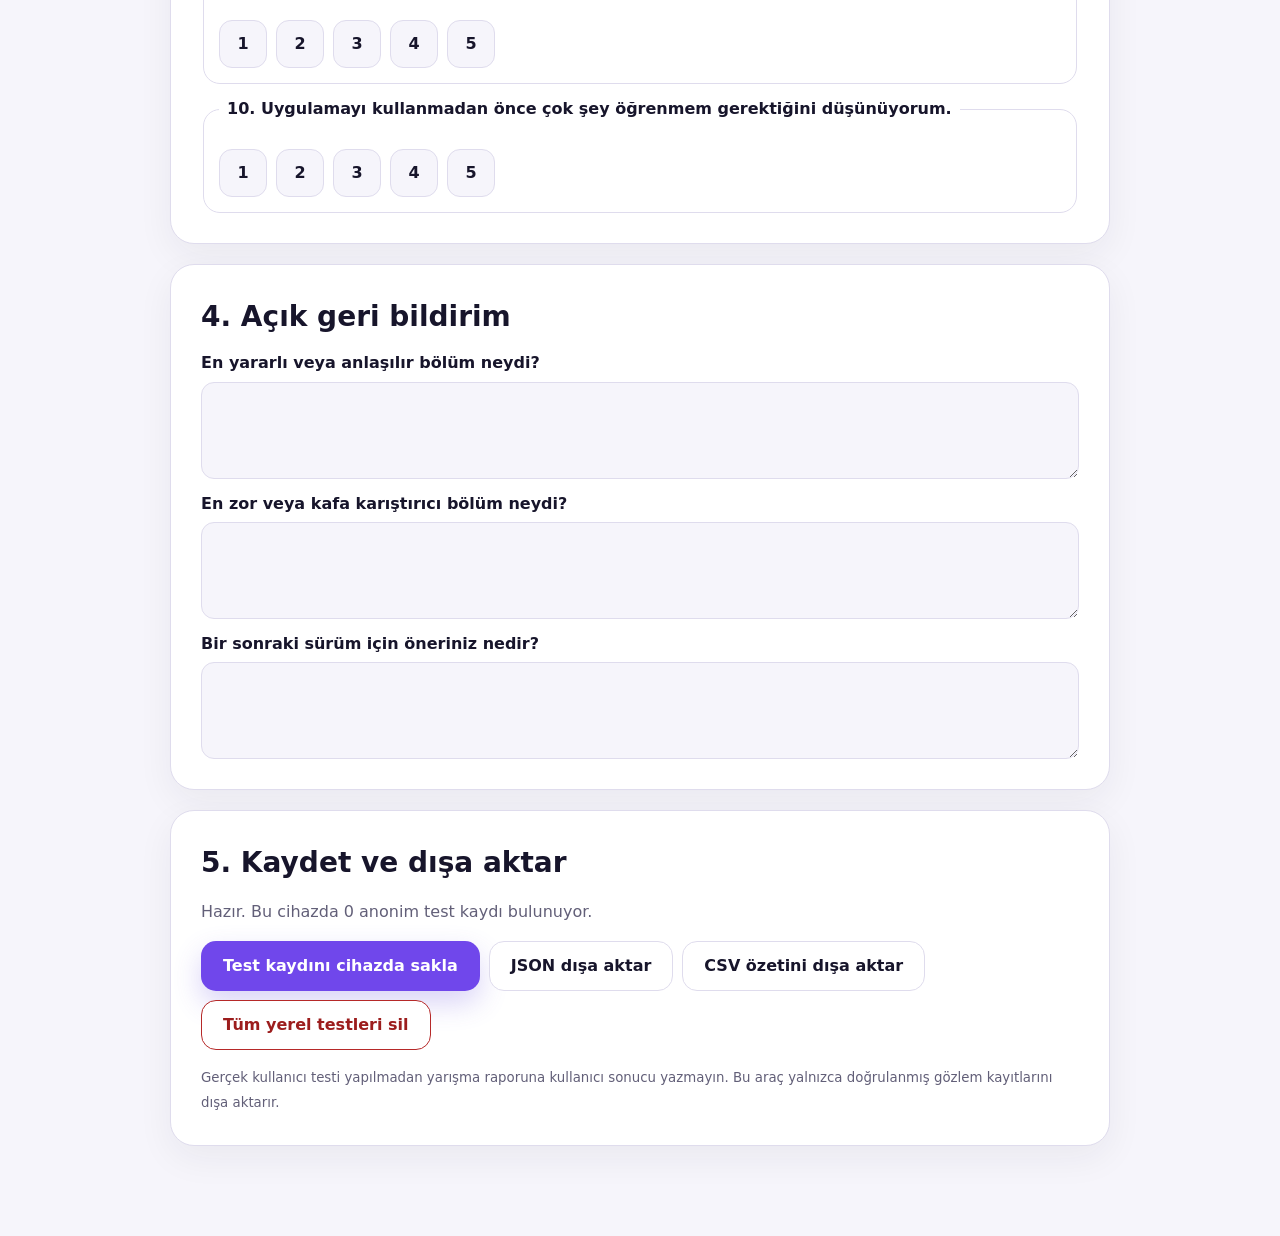
<file: usability.html>
<!doctype html>
<html lang="tr">
  <head>
    <meta charset="UTF-8" />
    <meta name="viewport" content="width=device-width, initial-scale=1, viewport-fit=cover" />
    <meta name="theme-color" content="#16104f" />
    <meta name="color-scheme" content="dark light" />
    <meta http-equiv="Content-Security-Policy" content="default-src 'self' data: blob:; img-src 'self' data: blob:; connect-src 'self'; style-src 'self'; script-src 'self'; object-src 'none'; base-uri 'self'; form-action 'self'" />
    <link rel="stylesheet" href="styles.css" />
    <title>HARMONY SENSE · Pilot Kullanılabilirlik Testi</title>
  </head>
  <body class="test-page">
    <a class="skip-link" href="#test-main">Ana içeriğe geç</a>
    <header class="topbar test-topbar">
      <a class="brand" href="index.html" aria-label="HARMONY SENSE uygulamasına dön">
        <span class="brand-mark" aria-hidden="true"><svg viewBox="0 0 48 48" focusable="false"><path d="M7 24c5-12 11-18 17-18s12 6 17 18c-5 12-11 18-17 18S12 36 7 24Z"/><path d="M13 25h6l3-8 5 15 4-9 4 2"/></svg></span>
        <span><strong>HARMONY SENSE</strong><em>PILOT TEST</em></span>
      </a>
      <a class="secondary-button" href="index.html">← Uygulamaya dön</a>
    </header>

    <main id="test-main" class="test-shell">
      <section class="test-hero">
        <span class="eyebrow">Etik kullanıcı araştırması · anonim kayıt</span>
        <h1>HARMONY SENSE Pilot Kullanılabilirlik Testi</h1>
        <p>Bu araç gerçek katılımcı testlerini düzenli ve kişisel veri toplamadan kaydetmek için hazırlanmıştır. Sonuçlar yalnızca bu cihazda tutulur; dışa aktarma sizin seçiminizdir.</p>
      </section>

      <form id="usability-form">
        <section class="test-card" aria-labelledby="participant-title">
          <h2 id="participant-title">1. Katılımcı ve onay</h2>
          <div class="test-fields">
            <label for="participant-code">Anonim katılımcı kodu
              <input id="participant-code" name="participantCode" type="text" maxlength="12" placeholder="Örn. P01" required />
            </label>
            <label for="participant-profile">Kullanım profili
              <select id="participant-profile" name="profile" required>
                <option value="">Seçiniz</option>
                <option>Görme engelli - ekran okuyucu kullanıyor</option>
                <option>Az gören - büyük yazı/yüksek kontrast kullanıyor</option>
                <option>Engeli olmayan kullanıcı</option>
                <option>Öğretmen/eğitmen</option>
                <option>İçerik üreticisi</option>
              </select>
            </label>
            <label for="device">Cihaz ve tarayıcı
              <input id="device" name="device" type="text" maxlength="80" placeholder="Örn. Android 14, Chrome" required />
            </label>
            <label for="assistive-tech">Yardımcı teknoloji
              <input id="assistive-tech" name="assistiveTech" type="text" maxlength="80" placeholder="Örn. TalkBack / kullanılmadı" />
            </label>
          </div>
          <label class="check-row" for="research-consent">
            <input id="research-consent" name="consent" type="checkbox" required />
            Testin amacı açıklandı; gönüllü katılım, istediğim anda bırakma ve anonim kayıt koşullarını kabul ediyorum.
          </label>
        </section>

        <section class="test-card" aria-labelledby="tasks-title">
          <h2 id="tasks-title">2. Görev tamamlama</h2>
          <p>Katılımcıya görevi okuyun; uygulamayı nasıl kullanacağını öğretmeden gözlemleyin. Süreyi saniye olarak kaydedin.</p>
          <div id="task-list" class="task-list"></div>
        </section>

        <section class="test-card" aria-labelledby="sus-title">
          <h2 id="sus-title">3. Sistem Kullanılabilirlik Ölçeği (SUS)</h2>
          <p>1: Kesinlikle katılmıyorum, 5: Kesinlikle katılıyorum.</p>
          <div id="sus-list" class="sus-list"></div>
        </section>

        <section class="test-card" aria-labelledby="feedback-title">
          <h2 id="feedback-title">4. Açık geri bildirim</h2>
          <label for="best-part">En yararlı veya anlaşılır bölüm neydi?
            <textarea id="best-part" name="bestPart" rows="3" maxlength="600"></textarea>
          </label>
          <label for="hard-part">En zor veya kafa karıştırıcı bölüm neydi?
            <textarea id="hard-part" name="hardPart" rows="3" maxlength="600"></textarea>
          </label>
          <label for="suggestion">Bir sonraki sürüm için öneriniz nedir?
            <textarea id="suggestion" name="suggestion" rows="3" maxlength="600"></textarea>
          </label>
        </section>

        <section class="test-card test-actions" aria-labelledby="save-title">
          <h2 id="save-title">5. Kaydet ve dışa aktar</h2>
          <p id="test-status" role="status" aria-live="polite">Henüz kayıt oluşturulmadı.</p>
          <div>
            <button id="save-test" class="primary-button" type="submit">Test kaydını cihazda sakla</button>
            <button id="export-json" class="secondary-button" type="button">JSON dışa aktar</button>
            <button id="export-csv" class="secondary-button" type="button">CSV özetini dışa aktar</button>
            <button id="clear-tests" class="secondary-button danger-button" type="button">Tüm yerel testleri sil</button>
          </div>
          <small>Gerçek kullanıcı testi yapılmadan yarışma raporuna kullanıcı sonucu yazmayın. Bu araç yalnızca doğrulanmış gözlem kayıtlarını dışa aktarır.</small>
        </section>
      </form>
    </main>
    <script src="usability.js" defer></script>
  </body>
</html>
</file>
<file: styles.css>
:root {
  --ink: #17152b;
  --muted: #625f78;
  --paper: #fff;
  --canvas: #f6f5fb;
  --line: #dfdced;
  --brand: #7047eb;
  --brand-dark: #4726ad;
  --brand-soft: #eee9ff;
  --cyan: #079cad;
  --orange: #ef7041;
  --shadow: 0 20px 54px rgba(40, 28, 92, 0.12);
}

* { box-sizing: border-box; }
html { scroll-behavior: smooth; }
body {
  margin: 0;
  background:
    radial-gradient(circle at 7% 8%, rgba(112, 71, 235, .08), transparent 25rem),
    radial-gradient(circle at 92% 15%, rgba(7, 156, 173, .07), transparent 22rem),
    var(--canvas);
  color: var(--ink);
  font-family: Inter, ui-sans-serif, system-ui, -apple-system, BlinkMacSystemFont, "Segoe UI", sans-serif;
  line-height: 1.55;
}
body.large-text { font-size: 118%; }
body.high-contrast {
  --ink: #fff;
  --muted: #e8e8e8;
  --paper: #070707;
  --canvas: #000;
  --line: #fff;
  --brand: #ffe600;
  --brand-dark: #ffe600;
  --brand-soft: #211f00;
  --cyan: #00f5ff;
  --orange: #ffb300;
}

button, input, select, textarea { font: inherit; }
button, a { -webkit-tap-highlight-color: transparent; }
button { color: inherit; }
a { color: inherit; text-decoration: none; }
:focus-visible { outline: 4px solid #ffbd2e; outline-offset: 3px; }

.skip-link {
  position: fixed;
  z-index: 300;
  top: 10px;
  left: 10px;
  transform: translateY(-150%);
  border-radius: 10px;
  background: #111827;
  color: #fff;
  padding: 12px 18px;
}
.skip-link:focus { transform: translateY(0); }

.topbar {
  position: sticky;
  top: 0;
  z-index: 80;
  display: grid;
  grid-template-columns: minmax(190px, 1fr) auto minmax(190px, 1fr);
  align-items: center;
  min-height: calc(72px + env(safe-area-inset-top));
  gap: 24px;
  padding: calc(10px + env(safe-area-inset-top)) max(20px, calc((100vw - 1180px) / 2)) 10px;
  border-bottom: 1px solid var(--line);
  background: color-mix(in srgb, var(--paper) 92%, transparent);
  backdrop-filter: blur(18px);
}
.topbar::after { content: ""; position: absolute; left: 0; right: 0; bottom: -1px; height: 2px; background: linear-gradient(90deg, transparent 0 16%, var(--brand) 30%, var(--cyan) 50%, var(--orange) 70%, transparent 84%); background-size: 180% 100%; animation: headerPulse 4.6s ease-in-out infinite; opacity: .72; }
.brand { display: flex; align-items: center; gap: 10px; width: max-content; }
.brand-mark {
  display: grid;
  width: 42px;
  height: 42px;
  place-items: center;
  border-radius: 15px 15px 15px 5px;
  background: linear-gradient(145deg, #8b68f7, #4b28b7 62%, #079cad);
  color: #fff;
  box-shadow: 0 9px 24px rgba(82, 46, 196, 0.3);
}
.brand-mark svg { width: 31px; height: 31px; fill: none; stroke: currentColor; stroke-linecap: round; stroke-linejoin: round; stroke-width: 2.3; }
.brand > span:last-child { display: grid; line-height: 1; }
.brand strong { font-size: 19px; letter-spacing: -0.04em; }
.brand em { margin-top: 4px; color: var(--brand); font-size: 9px; font-style: normal; font-weight: 900; letter-spacing: 0.17em; }
nav { display: flex; align-items: center; gap: 24px; color: var(--muted); font-size: 14px; font-weight: 750; }
nav a:hover { color: var(--brand-dark); }
.access-actions { display: flex; justify-content: flex-end; gap: 8px; }
.language-switcher {
  display: inline-flex;
  align-items: center;
  gap: 3px;
  border: 1px solid var(--line);
  border-radius: 13px;
  background: var(--paper);
  padding: 3px;
}
.language-button {
  min-width: 34px;
  height: 34px;
  border: 0;
  border-radius: 9px;
  background: transparent;
  color: var(--muted);
  cursor: pointer;
  font-size: 12px;
  font-weight: 900;
}
.language-button:hover { color: var(--brand-dark); }
.language-button.active {
  background: var(--brand);
  color: #fff;
  box-shadow: 0 5px 14px rgba(98, 71, 220, .22);
}
.icon-button {
  min-width: 42px;
  height: 42px;
  border: 1px solid var(--line);
  border-radius: 13px;
  background: var(--paper);
  cursor: pointer;
  font-weight: 850;
}
.icon-button.wide { padding: 0 12px; }
.icon-button[aria-pressed="true"] { border-color: var(--brand); background: var(--brand-soft); color: var(--brand-dark); }

.section-shell { width: min(1180px, calc(100% - 36px)); margin-inline: auto; }
.hero {
  display: grid;
  grid-template-columns: 1.05fr 0.95fr;
  align-items: center;
  min-height: 680px;
  gap: 50px;
  padding-block: 70px;
}
.eyebrow {
  display: inline-block;
  color: var(--brand-dark);
  font-size: 12px;
  font-weight: 900;
  letter-spacing: 0.14em;
  text-transform: uppercase;
}
.hero h1 { margin: 18px 0 22px; font-size: clamp(45px, 6vw, 78px); line-height: 0.98; letter-spacing: -0.06em; }
.hero h1 span { color: var(--brand); }
.hero-copy > p { max-width: 650px; color: var(--muted); font-size: 18px; }
.hero-actions { display: flex; flex-wrap: wrap; gap: 12px; margin: 32px 0 22px; }
.primary-button, .secondary-button {
  display: inline-flex;
  min-height: 50px;
  align-items: center;
  justify-content: center;
  border-radius: 15px;
  padding: 0 21px;
  border: 1px solid transparent;
  cursor: pointer;
  font-weight: 850;
}
.primary-button { background: var(--brand); color: #fff; box-shadow: 0 12px 28px rgba(98, 71, 220, 0.24); }
.primary-button:hover { background: var(--brand-dark); }
.primary-button.full { width: 100%; }
.secondary-button { border-color: var(--line); background: var(--paper); }
.offline-badge { display: flex; align-items: center; gap: 8px; font-size: 13px !important; }
.offline-badge span { color: #14a36d; }
.platform-strip { display: flex; flex-wrap: wrap; gap: 7px; margin: 0 0 16px; }
.platform-strip span { border: 1px solid color-mix(in srgb, var(--brand) 20%, var(--line)); border-radius: 999px; background: color-mix(in srgb, var(--paper) 82%, transparent); padding: 5px 9px; color: var(--muted); font-size: 12px; font-weight: 800; }

.hero-visual {
  position: relative;
  display: grid;
  min-height: 480px;
  place-items: center;
  overflow: hidden;
  border-radius: 44px 44px 44px 14px;
  background:
    radial-gradient(circle at 28% 22%, rgba(12, 226, 232, .42), transparent 23%),
    radial-gradient(circle at 74% 75%, rgba(255, 111, 58, .33), transparent 25%),
    radial-gradient(circle at center, #7a56ee 0 17%, #291b67 47%, #100b29 80%);
  box-shadow: var(--shadow);
}
.hero-core { position: relative; z-index: 4; display: grid; text-align: center; color: white; }
.hero-core strong { font-size: 54px; line-height: 0.9; letter-spacing: -0.08em; }
.hero-core span { margin-top: 8px; font-size: 13px; font-weight: 900; letter-spacing: 0.35em; }
.hero-core small { margin-top: 15px; color: #c8c0ef; font-size: 9px; font-weight: 850; letter-spacing: .18em; }
.sense-wave { position: absolute; z-index: 3; width: 106%; fill: none; stroke: #a9ffff; stroke-width: 3; filter: drop-shadow(0 0 10px rgba(20, 235, 244, .88)); opacity: .78; animation: waveGlow 2.8s ease-in-out infinite; }
.pulse { position: absolute; border: 1px solid rgba(255,255,255,.22); border-radius: 50%; animation: breathe 4s ease-in-out infinite; }
.pulse-one { width: 310px; height: 310px; }
.pulse-two { width: 420px; height: 420px; animation-delay: -2s; }
.note-orbit { position: absolute; width: 360px; height: 360px; animation: rotate 28s linear infinite; }
.note-orbit span {
  --angle: calc(var(--i) * 60deg);
  position: absolute;
  top: 50%; left: 50%;
  display: grid;
  width: 48px; height: 48px;
  place-items: center;
  border-radius: 50%;
  background: hsl(calc(var(--i) * 56) 78% 56%);
  color: #fff;
  font-weight: 900;
  transform: rotate(var(--angle)) translateX(155px) rotate(calc(var(--angle) * -1));
  box-shadow: 0 6px 20px rgba(0,0,0,.25);
}
@keyframes breathe { 50% { transform: scale(1.08); opacity: .45; } }
@keyframes rotate { to { transform: rotate(360deg); } }
@keyframes waveGlow { 50% { opacity: 1; filter: drop-shadow(0 0 20px rgba(20, 235, 244, 1)); transform: scaleY(1.06); } }
@keyframes headerPulse { 0%, 100% { background-position: 100% 0; opacity: .38; } 50% { background-position: 0 0; opacity: .95; } }
@media (prefers-reduced-motion: reduce) { *, *::before, *::after { scroll-behavior: auto !important; animation-duration: .01ms !important; animation-iteration-count: 1 !important; transition-duration: .01ms !important; } }

.how, .gallery, .community { padding-block: 90px; }
.section-heading { max-width: 760px; margin-bottom: 34px; }
.section-heading h2, .sensor-section h2 { margin: 7px 0 10px; font-size: clamp(34px, 5vw, 52px); line-height: 1.05; letter-spacing: -0.045em; }
.section-heading p { color: var(--muted); }
.feature-grid { display: grid; grid-template-columns: repeat(3, 1fr); gap: 18px; }
.feature-grid article { border: 1px solid var(--line); border-radius: 22px; background: var(--paper); padding: 25px; box-shadow: 0 8px 28px rgba(28,38,49,.05); }
.feature-grid article > span { font-size: 34px; }
.feature-grid h3 { margin: 14px 0 6px; font-size: 22px; }
.feature-grid p { margin: 0; color: var(--muted); }

.split-heading { display: flex; max-width: none; align-items: end; justify-content: space-between; gap: 22px; }
.filter-group { display: flex; gap: 7px; padding: 5px; border: 1px solid var(--line); border-radius: 14px; background: var(--paper); }
.filter { min-height: 38px; border: 0; border-radius: 10px; background: transparent; padding: 0 13px; cursor: pointer; color: var(--muted); font-weight: 750; }
.filter.active { background: var(--brand); color: #fff; }
.gallery-grid { display: grid; grid-template-columns: repeat(3, 1fr); gap: 20px; }
.art-card {
  overflow: hidden;
  border: 1px solid var(--line);
  border-radius: 24px;
  background: var(--paper);
  box-shadow: 0 12px 32px rgba(28,38,49,.07);
}
.art-card button { display: block; width: 100%; border: 0; background: none; padding: 0; text-align: left; cursor: pointer; }
.art-card img { display: block; width: 100%; aspect-ratio: 4/4.25; object-fit: cover; background: #171329; }
.art-card-body { padding: 18px; }
.art-card-body small { color: var(--brand-dark); font-weight: 850; }
.art-card h3 { margin: 4px 0 5px; font-size: 21px; }
.art-card p { margin: 0; color: var(--muted); font-size: 14px; }
.art-card button:hover img { filter: saturate(1.08); transform: scale(1.018); }
.art-card img { transition: transform .25s ease, filter .25s ease; }

.sensor-section { padding-block: 90px; background: linear-gradient(135deg, #412aa7, #1b1552 58%, #072f39); color: #fff; }
.sensor-grid { display: grid; grid-template-columns: 1.1fr .9fr; align-items: center; gap: 70px; }
.eyebrow.light { color: #9de8f0; }
.sensor-section p { max-width: 650px; color: #d5d1e9; }
.sensor-buttons { display: flex; flex-wrap: wrap; gap: 10px; margin-top: 28px; }
.sensor-button { min-width: 94px; min-height: 50px; border: 1px solid rgba(255,255,255,.35); border-radius: 15px; background: rgba(255,255,255,.1); color: #fff; cursor: pointer; font-weight: 850; backdrop-filter: blur(8px); }
.sensor-button:hover { background: rgba(255,255,255,.2); }
.sensor-button i { display: inline-block; width: 12px; height: 12px; margin-right: 7px; border: 2px solid #fff; border-radius: 50%; vertical-align: -1px; }
.sensor-output { display: grid; min-height: 330px; place-content: center; justify-items: center; border: 1px solid rgba(255,255,255,.25); border-radius: 34px; background: rgba(4,5,29,.38); box-shadow: inset 0 0 80px rgba(255,255,255,.05); text-align: center; }
.sensor-dot { width: 90px; height: 90px; margin-bottom: 22px; border: 7px solid rgba(255,255,255,.25); border-radius: 50%; background: #6f639b; box-shadow: 0 0 45px rgba(255,255,255,.2); transition: background .25s, box-shadow .25s; }
.sensor-output small { color: #d5d1e9; text-transform: uppercase; letter-spacing: .15em; }
.sensor-output strong { margin: 6px 0 2px; font-size: 30px; }
.sensor-output em { color: #9de8f0; font-style: normal; }

.community-grid { display: grid; grid-template-columns: 1fr 1fr; gap: 28px; align-items: start; }
.composer-card, .feed-card { border: 1px solid var(--line); border-radius: 22px; background: var(--paper); padding: 24px; box-shadow: 0 10px 32px rgba(28,38,49,.06); }
.composer-card { display: grid; gap: 10px; }
.composer-card label { margin-top: 4px; font-weight: 800; }
.composer-card select, .composer-card textarea { width: 100%; border: 1px solid var(--line); border-radius: 13px; background: var(--canvas); color: var(--ink); padding: 13px; }
.check-row { display: flex; align-items: start; gap: 9px; color: var(--muted); font-weight: 650 !important; }
.check-row input { margin-top: 5px; width: 18px; height: 18px; accent-color: var(--brand); }
.score-row { display: flex; align-items: center; justify-content: space-between; margin: 8px 0; border-radius: 12px; background: var(--brand-soft); padding: 12px 14px; color: var(--brand-dark); font-weight: 750; }
.score-row strong { font-size: 24px; }
.feed-title { margin-top: 0; }
.local-feed { display: grid; gap: 12px; }
.feed-head { display: flex; align-items: center; gap: 10px; }
.feed-head > div { display: grid; }
.feed-head small { color: var(--muted); }
.avatar { display: grid; width: 44px; height: 44px; place-items: center; border-radius: 50%; background: linear-gradient(135deg, var(--brand), var(--cyan)); color: #fff; font-weight: 900; }
.access-tag { display: inline-block; border-radius: 999px; background: #ddf8ec; color: #08794d; padding: 5px 9px; font-size: 12px; font-weight: 800; }
.high-contrast .access-tag { background: #111; color: #fff; border: 1px solid #fff; }

dialog { width: min(1000px, calc(100% - 24px)); max-height: 92vh; border: 0; border-radius: 28px; padding: 0; background: var(--paper); color: var(--ink); box-shadow: 0 26px 90px rgba(0,0,0,.35); }
dialog::backdrop { background: rgba(5, 7, 20, .82); backdrop-filter: blur(8px); }
.dialog-shell { position: relative; display: grid; grid-template-columns: .9fr 1.1fr; min-height: 560px; }
.dialog-close { position: absolute; z-index: 3; top: 14px; right: 14px; width: 44px; height: 44px; border: 1px solid var(--line); border-radius: 50%; background: var(--paper); cursor: pointer; font-size: 29px; line-height: 1; }
.dialog-media { background: #100c28; }
.dialog-media img { display: block; width: 100%; height: 100%; max-height: 86vh; object-fit: cover; }
.dialog-content { overflow-y: auto; padding: 52px 38px 32px; }
.dialog-content h2 { margin: 8px 0 2px; font-size: 36px; line-height: 1.05; letter-spacing: -.035em; }
.dialog-artist { margin-top: 0; color: var(--muted); font-weight: 750; }
.palette { display: flex; flex-wrap: wrap; gap: 8px; margin: 22px 0; }
.palette span { display: inline-flex; align-items: center; gap: 7px; border: 1px solid var(--line); border-radius: 999px; padding: 6px 10px; font-size: 12px; font-weight: 750; }
.palette i { width: 16px; height: 16px; border: 1px solid rgba(0,0,0,.18); border-radius: 50%; }
.dialog-content audio { width: 100%; margin: 4px 0 18px; }
.dialog-actions { display: grid; gap: 9px; }
.dialog-actions button { min-height: 47px; border: 1px solid var(--line); border-radius: 13px; background: var(--canvas); cursor: pointer; font-weight: 800; }
.dialog-actions button:hover { border-color: var(--brand); color: var(--brand-dark); }

.toast { position: fixed; z-index: 400; left: 50%; bottom: calc(24px + env(safe-area-inset-bottom)); transform: translate(-50%, 130%); max-width: calc(100% - 30px); border-radius: 13px; background: #111827; color: #fff; padding: 12px 18px; opacity: 0; transition: .2s ease; text-align: center; }
.toast.visible { transform: translate(-50%, 0); opacity: 1; }
footer { display: flex; align-items: center; justify-content: space-between; gap: 15px; border-top: 1px solid var(--line); background: var(--paper); padding: 28px max(20px, calc((100vw - 1180px) / 2)) calc(28px + env(safe-area-inset-bottom)); color: var(--muted); }
footer strong { color: var(--brand-dark); }
footer a { color: var(--brand-dark); font-weight: 850; text-decoration: underline; text-underline-offset: 3px; }

.privacy-topbar { grid-template-columns: 1fr auto; }
.privacy-page { max-width: 920px; padding-block: 72px 96px; }
.privacy-hero { margin-bottom: 28px; }
.privacy-hero h1 { margin: 10px 0 14px; font-size: clamp(42px, 7vw, 68px); line-height: 1; letter-spacing: -0.055em; }
.privacy-hero > p { max-width: 760px; color: var(--muted); }
.privacy-meta { margin-top: 0; }
.privacy-card { display: grid; gap: 0; overflow: hidden; border: 1px solid var(--line); border-radius: 26px; background: var(--paper); box-shadow: var(--shadow); }
.privacy-card section { padding: 28px 32px; }
.privacy-card section + section { border-top: 1px solid var(--line); }
.privacy-card h2 { margin: 0 0 10px; font-size: 24px; line-height: 1.2; letter-spacing: -0.025em; }
.privacy-card p { margin: 0; color: var(--muted); }
.privacy-card p + p { margin-top: 12px; }
.privacy-card a { color: var(--brand-dark); font-weight: 850; text-decoration: underline; text-underline-offset: 3px; }
.privacy-card code { border-radius: 6px; background: var(--brand-soft); color: var(--brand-dark); padding: 2px 6px; font-weight: 750; }

@media (max-width: 900px) {
  .topbar { grid-template-columns: 1fr auto; }
  nav { display: none; }
  .hero { grid-template-columns: 1fr; min-height: auto; padding-block: 58px; }
  .hero-visual { min-height: 420px; order: -1; }
  .feature-grid, .gallery-grid { grid-template-columns: repeat(2, 1fr); }
  .sensor-grid, .community-grid { grid-template-columns: 1fr; }
  .sensor-output { min-height: 260px; }
}

@media (max-width: 620px) {
  .topbar { min-height: 66px; padding-inline: 12px; gap: 8px; }
  .brand-mark { width: 38px; height: 38px; }
  .brand strong { font-size: 17px; }
  .access-actions { gap: 4px; }
  .language-switcher { gap: 2px; padding: 2px; }
  .language-button { min-width: 30px; height: 32px; font-size: 11px; }
  .icon-button { min-width: 38px; height: 38px; }
  .icon-button.wide { width: 40px; overflow: hidden; padding: 0; font-size: 0; }
  .icon-button.wide::first-letter { font-size: 19px; }
  .section-shell { width: min(100% - 24px, 1180px); }
  .hero { gap: 28px; }
  .hero-visual { min-height: 330px; border-radius: 28px 28px 28px 10px; }
  .note-orbit { width: 270px; height: 270px; }
  .note-orbit span { width: 42px; height: 42px; transform: rotate(var(--angle)) translateX(112px) rotate(calc(var(--angle) * -1)); }
  .pulse-one { width: 230px; height: 230px; }
  .pulse-two { width: 300px; height: 300px; }
  .hero-core strong { font-size: 43px; }
  .hero-actions { display: grid; }
  .feature-grid, .gallery-grid { grid-template-columns: 1fr; }
  .split-heading { align-items: stretch; flex-direction: column; }
  .filter-group { width: 100%; overflow-x: auto; }
  .filter { flex: 1 0 auto; }
  .dialog-shell { grid-template-columns: 1fr; }
  .dialog-media img { max-height: 42vh; }
  .dialog-content { padding: 30px 20px 24px; }
  .dialog-content h2 { font-size: 30px; }
  footer { align-items: flex-start; flex-direction: column; }
}

/* Etik ve anonim pilot kullanılabilirlik testi */
.test-page { min-height: 100vh; }
.test-topbar { grid-template-columns: 1fr auto; }
.test-shell { width: min(940px, calc(100% - 28px)); margin: 0 auto; padding: 54px 0 90px; }
.test-hero { margin-bottom: 28px; }
.test-hero h1 { margin: 8px 0 12px; font-size: clamp(38px, 6vw, 62px); line-height: 1.02; letter-spacing: -.05em; }
.test-hero p { max-width: 760px; color: var(--muted); font-size: 18px; }
#usability-form { display: grid; gap: 20px; }
.test-card { border: 1px solid var(--line); border-radius: 24px; background: var(--paper); padding: clamp(18px, 4vw, 30px); box-shadow: 0 12px 36px rgba(28,38,49,.06); }
.test-card h2 { margin: 0 0 10px; font-size: 28px; }
.test-card > p { color: var(--muted); }
.test-fields { display: grid; grid-template-columns: 1fr 1fr; gap: 14px; margin: 18px 0; }
.test-fields label, .task-fields label, .test-card > label:not(.check-row) { display: grid; gap: 6px; margin-top: 13px; font-weight: 800; }
.test-card input[type="text"], .test-card input[type="number"], .test-card select, .test-card textarea {
  width: 100%;
  min-height: 48px;
  border: 1px solid var(--line);
  border-radius: 13px;
  background: var(--canvas);
  color: var(--ink);
  padding: 10px 12px;
}
.task-list, .sus-list { display: grid; gap: 13px; margin-top: 18px; }
.task-card, .sus-item { min-width: 0; border: 1px solid var(--line); border-radius: 17px; padding: 15px; }
.task-card legend, .sus-item legend { max-width: 94%; padding: 0 8px; font-weight: 850; }
.task-fields { display: grid; grid-template-columns: .9fr .55fr 1.55fr; gap: 10px; }
.scale-options { display: flex; flex-wrap: wrap; gap: 9px; margin-top: 12px; }
.scale-options label { cursor: pointer; }
.scale-options input { position: absolute; opacity: 0; pointer-events: none; }
.scale-options span { display: grid; width: 48px; height: 48px; place-items: center; border: 1px solid var(--line); border-radius: 13px; background: var(--canvas); font-weight: 900; }
.scale-options input:checked + span { border-color: var(--brand); background: var(--brand); color: #fff; }
.scale-options input:focus-visible + span { outline: 4px solid #ffbd2e; outline-offset: 3px; }
.test-actions > div { display: flex; flex-wrap: wrap; gap: 9px; margin: 15px 0; }
.danger-button { border-color: #b62929; color: #9c1d1d; }
.test-actions small { color: var(--muted); }

@media (max-width: 720px) {
  .test-fields, .task-fields { grid-template-columns: 1fr; }
  .test-topbar .secondary-button { min-height: 42px; padding: 0 12px; font-size: 13px; }
}

/* HARMONY SENSE 3.1 · Composer and archive */
.visually-hidden {
  position: absolute !important;
  width: 1px !important;
  height: 1px !important;
  overflow: hidden !important;
  clip: rect(0 0 0 0) !important;
  clip-path: inset(50%) !important;
  white-space: nowrap !important;
}

.workflow-list { list-style: none; margin: 0; padding: 0; grid-template-columns: repeat(4, 1fr); }
.workflow-list li {
  border: 1px solid var(--line);
  border-radius: 22px;
  background: var(--paper);
  padding: 25px;
  box-shadow: 0 8px 28px rgba(28,38,49,.05);
}
.workflow-list li > span { font-size: 34px; }
.workflow-list h3 { margin: 14px 0 6px; font-size: 21px; }
.workflow-list p { margin: 0; color: var(--muted); }

.composer-lab, .share-studio, .archive-section, .project-section { padding-block: 90px; }
.composer-lab {
  width: min(1260px, calc(100% - 26px));
  border: 1px solid color-mix(in srgb, var(--brand) 28%, var(--line));
  border-radius: 34px;
  background:
    radial-gradient(circle at 9% 0%, rgba(111,75,238,.13), transparent 25%),
    radial-gradient(circle at 90% 0%, rgba(0,211,225,.1), transparent 25%),
    var(--paper);
  padding-inline: clamp(14px, 3.3vw, 48px);
  box-shadow: 0 26px 80px rgba(32,21,80,.12);
}
.privacy-chip, .status-pill {
  display: inline-flex;
  min-height: 38px;
  align-items: center;
  border: 1px solid var(--line);
  border-radius: 999px;
  background: var(--brand-soft);
  color: var(--brand-dark);
  padding: 6px 13px;
  font-size: 13px;
  font-weight: 850;
}
.consent-panel {
  display: flex;
  align-items: center;
  justify-content: space-between;
  gap: 16px;
  margin-bottom: 18px;
  border: 1px solid #efc76a;
  border-radius: 17px;
  background: color-mix(in srgb, #fff4cf 86%, var(--paper));
  padding: 14px 17px;
}
.high-contrast .consent-panel { background: #161000; }
.text-button { border: 0; background: none; color: var(--brand-dark); cursor: pointer; font-weight: 850; text-decoration: underline; }

.composer-upload {
  display: flex;
  align-items: center;
  justify-content: space-between;
  gap: 20px;
  border: 1px dashed color-mix(in srgb, var(--brand) 60%, var(--line));
  border-radius: 20px;
  background: color-mix(in srgb, var(--brand-soft) 45%, var(--paper));
  padding: 20px;
}
.composer-upload > div:first-child { display: grid; grid-template-columns: auto 1fr; column-gap: 12px; align-items: center; }
.composer-upload h3 { grid-column: 2; margin: 0; }
.composer-upload p { grid-column: 2; margin: 3px 0 0; color: var(--muted); }
.step-number {
  display: inline-grid;
  width: 34px;
  height: 34px;
  place-items: center;
  border-radius: 11px;
  background: var(--brand);
  color: #fff;
  font-size: 15px;
  font-weight: 900;
}
.upload-actions { display: flex; flex-wrap: wrap; justify-content: flex-end; gap: 8px; }

.composer-workspace { display: grid; grid-template-columns: minmax(0, 1.08fr) minmax(360px, .92fr); gap: 20px; margin-top: 20px; }
.canvas-card, .control-card {
  min-width: 0;
  border: 1px solid var(--line);
  border-radius: 24px;
  background: var(--canvas);
  padding: 18px;
  box-shadow: 0 10px 32px rgba(28,38,49,.06);
}
.canvas-head { display: flex; align-items: center; justify-content: space-between; gap: 14px; margin-bottom: 14px; }
.canvas-head > div { display: flex; align-items: center; gap: 10px; }
.canvas-head h3 { margin: 0; }
.canvas-wrap {
  position: relative;
  display: grid;
  min-height: 360px;
  place-items: center;
  overflow: hidden;
  border: 1px solid #302568;
  border-radius: 18px;
  background:
    linear-gradient(45deg, #17132d 25%, transparent 25%) 0 0/24px 24px,
    linear-gradient(-45deg, #17132d 25%, transparent 25%) 0 12px/24px 24px,
    linear-gradient(45deg, transparent 75%, #17132d 75%) 12px -12px/24px 24px,
    linear-gradient(-45deg, transparent 75%, #17132d 75%) -12px 0/24px 24px,
    #0e0b20;
  touch-action: manipulation;
}
#composer-canvas { display: block; width: 100%; height: auto; max-height: 66vh; object-fit: contain; }
.empty-canvas { position: absolute; inset: 0; display: grid; place-content: center; justify-items: center; gap: 4px; color: #e7e0ff; text-align: center; padding: 20px; }
.empty-canvas span { font-size: 52px; }
.empty-canvas small { color: #bdb6d1; }
.scan-cursor {
  position: absolute;
  z-index: 4;
  border: 3px solid #fff533;
  background: rgba(255,245,51,.18);
  box-shadow: 0 0 18px #fff533;
  pointer-events: none;
}
.view-tabs { display: grid; grid-template-columns: repeat(4, 1fr); gap: 6px; margin-top: 12px; }
.view-tab { min-height: 46px; border: 1px solid var(--line); border-radius: 12px; background: var(--paper); cursor: pointer; font-size: 13px; font-weight: 800; }
.view-tab.active { border-color: var(--brand); background: var(--brand-soft); color: var(--brand-dark); }
.range-label { display: flex; justify-content: space-between; margin-top: 16px; font-weight: 800; }
input[type="range"] { width: 100%; min-height: 32px; accent-color: var(--brand); }
.canvas-actions, .music-actions { display: flex; flex-wrap: wrap; gap: 8px; margin-top: 12px; }
.canvas-actions button, .music-actions button, .arrow-pad button, .archive-card button {
  min-height: 48px;
  border: 1px solid var(--line);
  border-radius: 13px;
  background: var(--paper);
  cursor: pointer;
  padding: 8px 13px;
  font-weight: 800;
}
button:disabled { cursor: not-allowed !important; opacity: .48; box-shadow: none !important; }

.analysis-card { border: 1px solid var(--line); border-radius: 16px; background: var(--paper); padding: 15px; }
.analysis-card h4 { margin: 0 0 5px; }
.analysis-card p { margin: 0 0 10px; color: var(--muted); }
.analysis-card small { display: block; margin-top: 10px; color: var(--muted); }
.analysis-chips { display: flex; flex-wrap: wrap; gap: 6px; }
.analysis-chips span { border-radius: 999px; background: var(--brand-soft); color: var(--brand-dark); padding: 5px 9px; font-size: 12px; font-weight: 800; }
.dominant-palette { display: flex; gap: 6px; margin-top: 10px; }
.dominant-palette button { width: 42px; height: 42px; border: 3px solid var(--paper); border-radius: 12px; cursor: pointer; box-shadow: 0 0 0 1px var(--line); }
.control-grid { display: grid; grid-template-columns: 1fr 1fr; gap: 12px; margin-top: 14px; }
.control-grid label { display: grid; gap: 5px; font-weight: 800; }
.control-grid select, .archive-actions input {
  width: 100%;
  min-height: 48px;
  border: 1px solid var(--line);
  border-radius: 12px;
  background: var(--paper);
  color: var(--ink);
  padding: 10px 12px;
}
.music-actions .primary-button { border-color: transparent; background: var(--brand); color: #fff; }
.manual-box { margin-top: 14px; border: 1px solid var(--line); border-radius: 15px; background: var(--paper); padding: 12px; }
.manual-box summary { cursor: pointer; font-weight: 850; }
.manual-box p { color: var(--muted); }
.arrow-pad { display: grid; grid-template-columns: repeat(3, 54px); grid-template-areas: ". up ." "left down right"; justify-content: center; gap: 7px; }
.arrow-pad [data-move="up"] { grid-area: up; }
.arrow-pad [data-move="left"] { grid-area: left; }
.arrow-pad [data-move="down"] { grid-area: down; }
.arrow-pad [data-move="right"] { grid-area: right; }
.arrow-pad button { width: 54px; padding: 0; font-size: 24px; }
.music-sheet-wrap { margin-top: 14px; }
.music-sheet-wrap h4 { margin: 0 0 6px; }
.music-sheet { min-height: 90px; max-height: 160px; overflow-y: auto; border-radius: 13px; background: #111326; color: #baf7da; padding: 12px; font: 700 13px/1.7 ui-monospace, SFMono-Regular, Menlo, monospace; }
.archive-actions { display: grid; gap: 7px; margin-top: 14px; }
.archive-actions label { font-weight: 800; }

.share-studio { border-bottom: 1px solid var(--line); }
.share-grid { display: grid; grid-template-columns: minmax(0, 1fr) minmax(330px, .78fr); gap: 24px; align-items: start; }
.share-form {
  display: grid;
  gap: 14px;
  border: 1px solid var(--line);
  border-radius: 24px;
  background: var(--paper);
  padding: 24px;
  box-shadow: 0 10px 32px rgba(28,38,49,.06);
}
.share-form > label:not(.check-row) { display: grid; gap: 6px; font-weight: 800; }
.share-form input[type="text"], .share-form textarea {
  width: 100%;
  border: 1px solid var(--line);
  border-radius: 13px;
  background: var(--canvas);
  color: var(--ink);
  padding: 12px 13px;
  resize: vertical;
}
.share-form label small, .share-note { color: var(--muted); font-size: 13px; }
.share-actions { display: flex; flex-wrap: wrap; gap: 9px; }
.share-actions button { flex: 1 1 180px; }
.share-note { margin: 0; }
.social-post-preview {
  position: sticky;
  top: 94px;
  overflow: hidden;
  border: 1px solid var(--line);
  border-radius: 25px;
  background: var(--paper);
  box-shadow: var(--shadow);
}
.social-post-head { display: flex; align-items: center; gap: 10px; padding: 16px; }
.social-post-head > div { display: grid; min-width: 0; flex: 1; }
.social-post-head small { color: var(--muted); }
.social-post-preview > img { display: block; width: 100%; max-height: 440px; object-fit: contain; background: #111326; }
.social-post-preview > img:not([src]) { display: none; }
.social-post-body { padding: 18px; }
.social-post-body h3 { margin: 0 0 7px; }
.social-post-body p { white-space: pre-line; }
.preview-alt { border-left: 4px solid var(--cyan); background: color-mix(in srgb, var(--brand-soft) 42%, var(--paper)); padding: 11px 12px; color: var(--muted); }
.social-post-body > small { display: block; color: var(--muted); }
.platform-selector { min-width: 0; margin: 0; border: 1px solid var(--line); border-radius: 18px; background: color-mix(in srgb, var(--brand-soft) 34%, var(--paper)); padding: 15px; }
.platform-selector legend { padding: 0 7px; font-weight: 900; }
.platform-grid { display: grid; grid-template-columns: repeat(4, minmax(0, 1fr)); gap: 8px; }
.platform-button { display: grid; min-height: 66px; place-items: center; gap: 2px; border: 1px solid var(--line); border-radius: 13px; background: var(--paper); cursor: pointer; padding: 7px 5px; color: var(--muted); font-size: 12px; font-weight: 850; }
.platform-button span { display: grid; width: 25px; height: 25px; place-items: center; border-radius: 8px; background: var(--brand-soft); color: var(--brand-dark); font-size: 15px; font-weight: 950; }
.platform-button:hover { border-color: var(--brand); color: var(--brand-dark); transform: translateY(-1px); }
.platform-button.active { border-color: var(--brand); background: var(--brand); color: #fff; box-shadow: 0 8px 18px rgba(112, 71, 235, .22); }
.platform-button.active span { background: rgba(255,255,255,.18); color: #fff; }
#platform-hint { margin: 11px 1px 0; color: var(--muted); font-size: 13px; }
.test-callout { margin-top: 24px; border: 1px solid var(--line); border-radius: 16px; background: var(--brand-soft); padding: 16px 18px; }
.test-callout a { color: var(--brand-dark); font-weight: 900; text-decoration: underline; }

.archive-section { border-bottom: 1px solid var(--line); }
.archive-grid { display: grid; grid-template-columns: repeat(3, 1fr); gap: 18px; }
.archive-card { overflow: hidden; border: 1px solid var(--line); border-radius: 21px; background: var(--paper); box-shadow: 0 10px 32px rgba(28,38,49,.06); }
.archive-card img { display: block; width: 100%; aspect-ratio: 16/10; object-fit: cover; background: #111326; }
.archive-card-body { padding: 16px; }
.archive-card h3 { margin: 0 0 3px; }
.archive-card p { margin: 0 0 10px; color: var(--muted); font-size: 14px; }
.archive-card-actions { display: flex; flex-wrap: wrap; gap: 6px; }
.archive-card button { min-height: 42px; padding: 6px 10px; font-size: 13px; }
.empty-archive { border: 1px dashed var(--line); border-radius: 16px; background: var(--paper); color: var(--muted); padding: 24px; text-align: center; }
.project-grid { grid-template-columns: repeat(4, 1fr); }

@media (max-width: 1040px) {
  .workflow-list { grid-template-columns: repeat(2, 1fr); }
  .composer-workspace { grid-template-columns: 1fr; }
  .composer-upload { align-items: stretch; flex-direction: column; }
  .upload-actions { justify-content: flex-start; }
  .archive-grid { grid-template-columns: repeat(2, 1fr); }
  .share-grid { grid-template-columns: 1fr; }
  .social-post-preview { position: static; }
  .project-grid { grid-template-columns: repeat(2, 1fr); }
}

@media (max-width: 620px) {
  .privacy-topbar { grid-template-columns: 1fr; }
  .privacy-topbar nav { justify-content: flex-start; }
  .privacy-page { width: calc(100% - 24px); padding-block: 48px 72px; }
  .privacy-card section { padding: 23px 20px; }
  .composer-lab { width: calc(100% - 12px); border-radius: 23px; padding-block: 58px; }
  .workflow-list, .archive-grid, .project-grid { grid-template-columns: 1fr; }
  .consent-panel { align-items: flex-start; flex-direction: column; }
  .upload-actions { display: grid; }
  .view-tabs { grid-template-columns: repeat(2, 1fr); }
  .canvas-wrap { min-height: 250px; }
  .control-grid { grid-template-columns: 1fr; }
  .canvas-actions, .music-actions { display: grid; grid-template-columns: 1fr 1fr; }
  .canvas-actions button, .music-actions button { width: 100%; }
  .platform-grid { grid-template-columns: repeat(2, minmax(0, 1fr)); }
}
</file>
